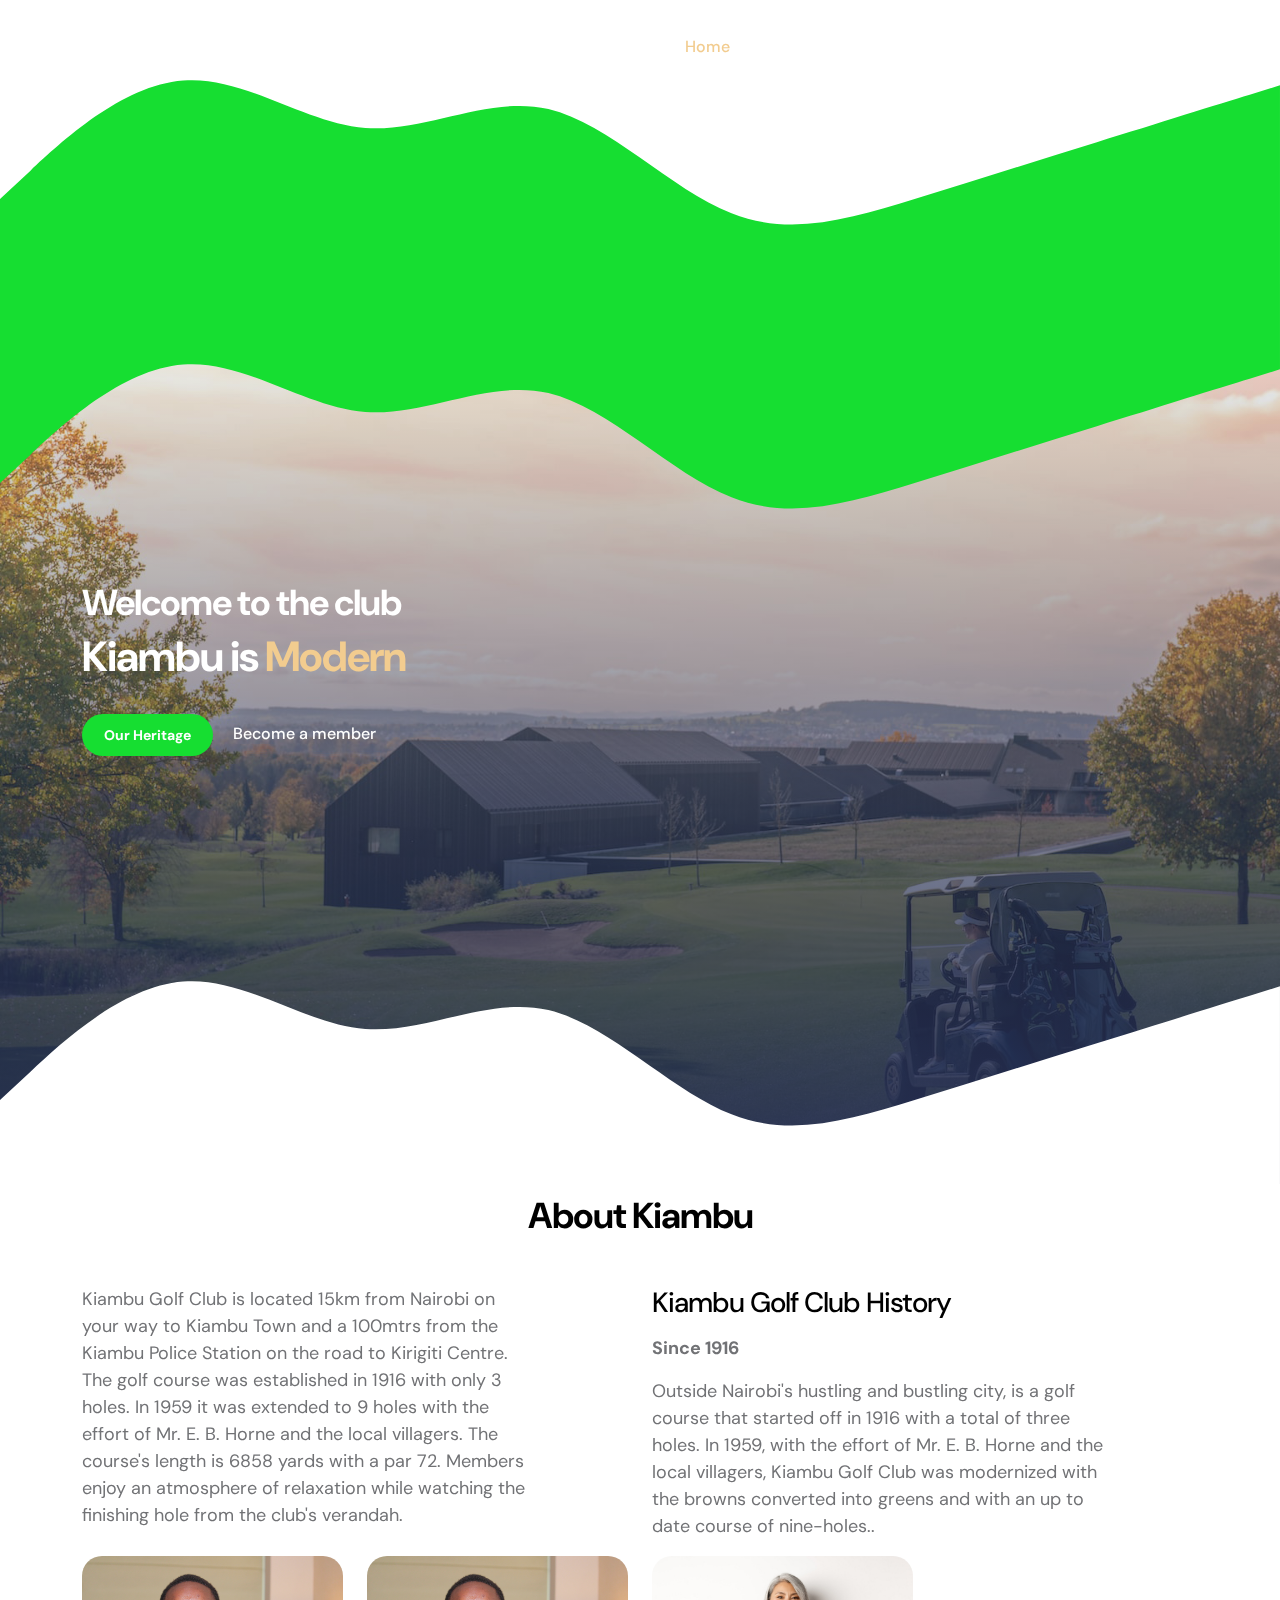
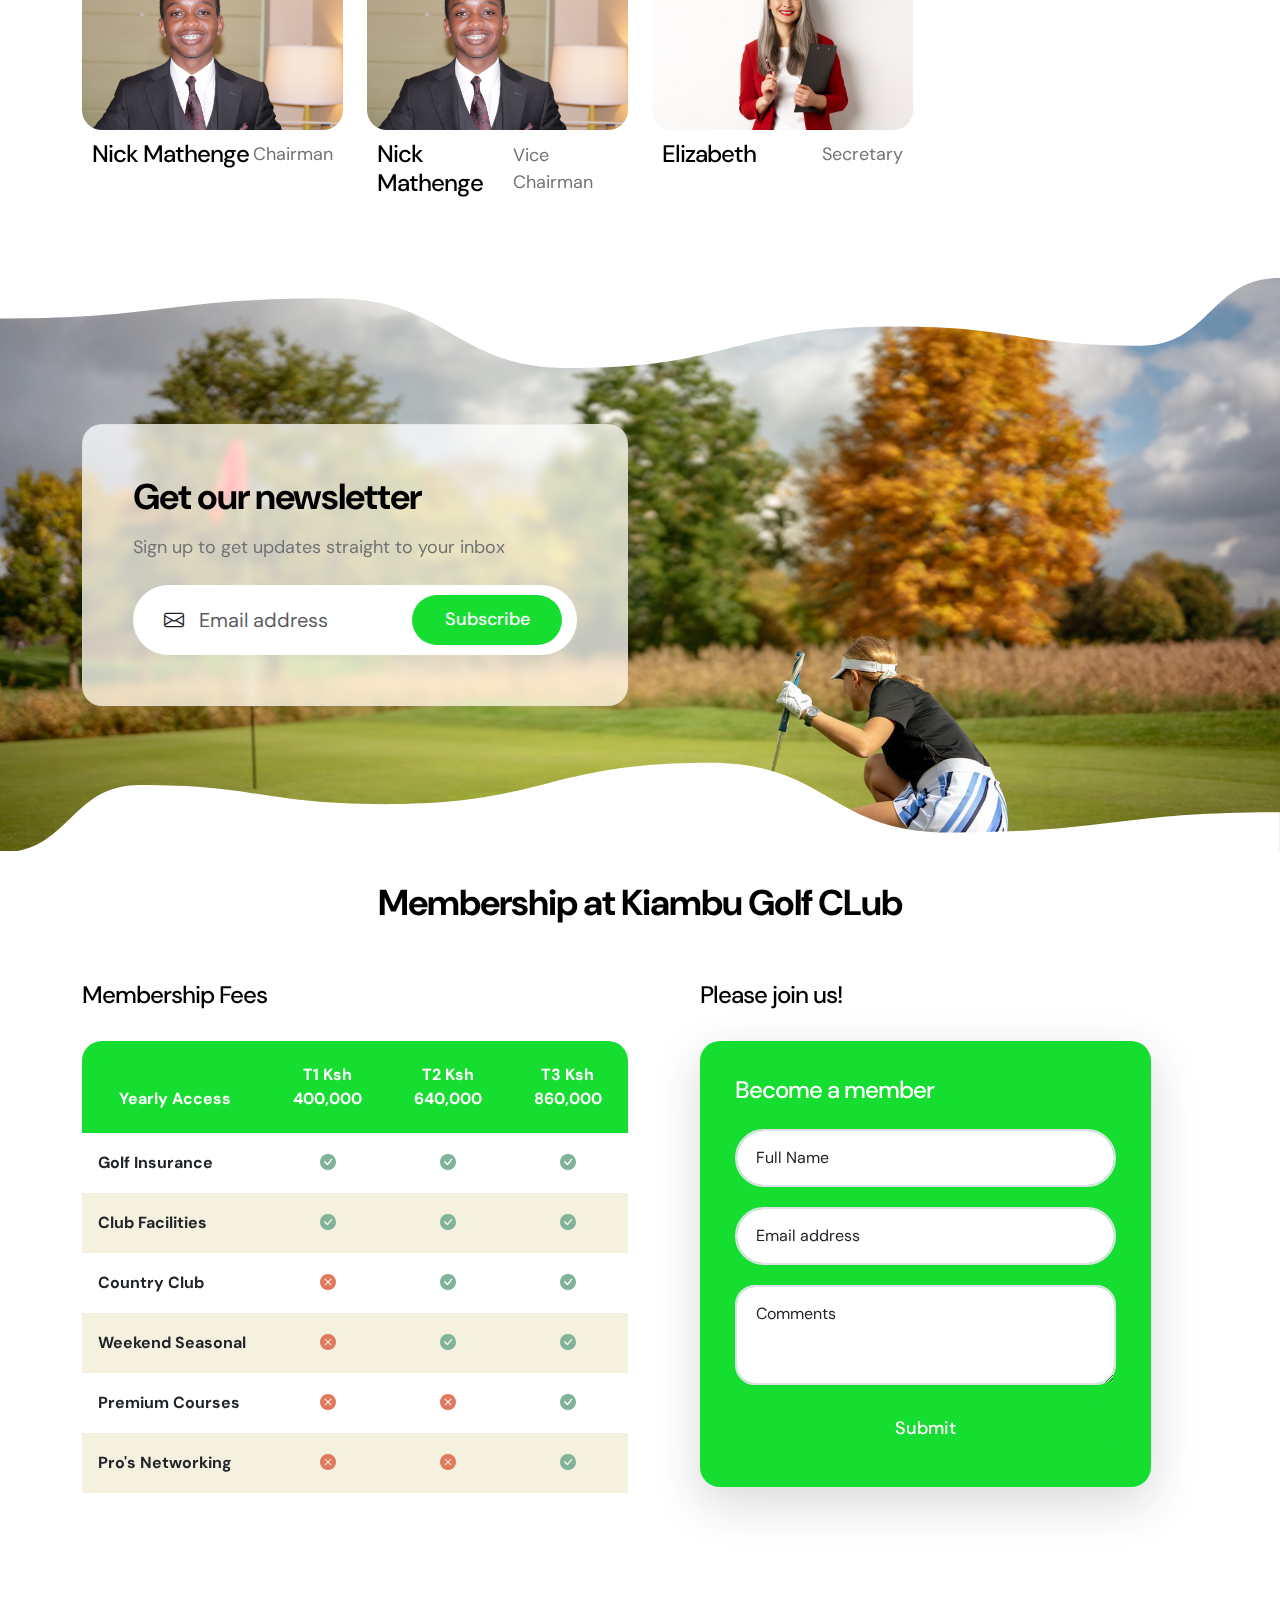
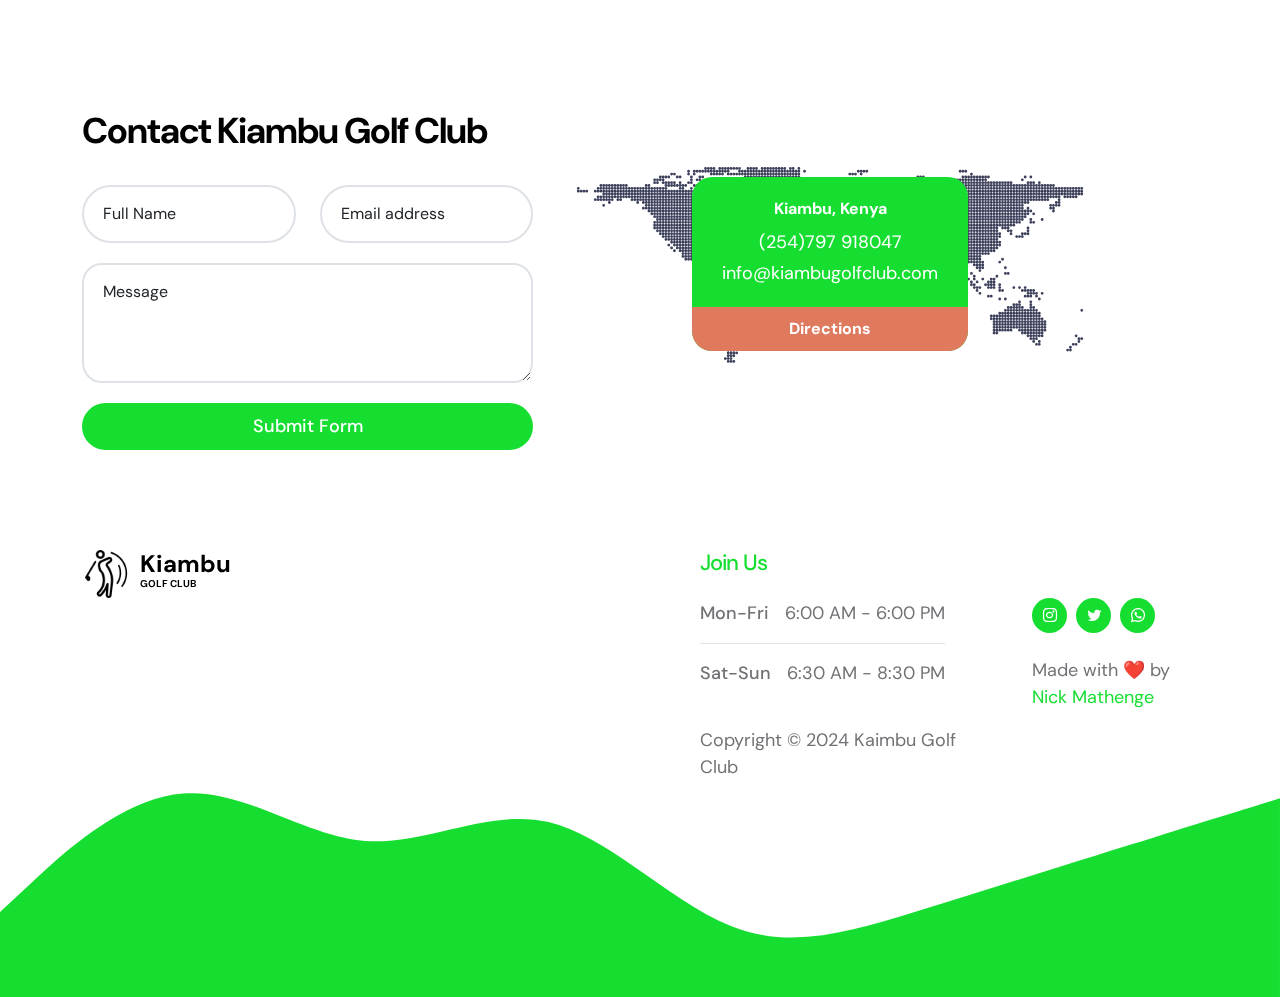
<file: index.html>
<!doctype html>
<html lang="en">
    <head>
        <meta charset="utf-8">
        <meta name="viewport" content="width=device-width, initial-scale=1">

        <meta name="description" content="">
        <meta name="author" content="">

        <title>Kiambu Golf Club </title>

        <!-- CSS FILES -->
        <link rel="preconnect" href="https://fonts.googleapis.com">

        <link rel="preconnect" href="https://fonts.gstatic.com" crossorigin>

        <link href="https://fonts.googleapis.com/css2?family=DM+Sans:ital,wght@0,400;0,500;0,700;1,400&display=swap" rel="stylesheet">

        <link href="css/bootstrap.min.css" rel="stylesheet">

        <link href="css/bootstrap-icons.css" rel="stylesheet">

        <link href="css/main.css" rel="stylesheet">


    </head>

    <body>

        <main>

            <nav class="navbar navbar-expand-lg">                
                <div class="container">
                    <a class="navbar-brand d-flex align-items-center" href="index.html">
                        <img src="images/logo.png" class="navbar-brand-image img-fluid" alt="Kiambu Golf Club">
                        <span class="navbar-brand-text">
                            Kiambu
                            <small>Golf Club</small>
                        </span>
                    </a>

                    
    
                    <button class="navbar-toggler" type="button" data-bs-toggle="collapse" data-bs-target="#navbarNav" aria-controls="navbarNav" aria-expanded="false" aria-label="Toggle navigation">
                        <span class="navbar-toggler-icon"></span>
                    </button>
    
                    <div class="collapse navbar-collapse" id="navbarNav">
                        <ul class="navbar-nav ms-lg-auto">
                            <li class="nav-item">
                                <a class="nav-link" href="index.html#section_1">Home</a>
                            </li>
    
                            <li class="nav-item">
                                <a class="nav-link" href="index.html#section_2">About</a>
                            </li>

                            <li class="nav-item">
                                <a class="nav-link" href="index.html#section_3">Membership</a>
                            </li>

                            
                            <li class="nav-item">
                                <a class="nav-link" href="index.html#section_5">Contact Us</a>
                            </li>

                            <li class="nav-item dropdown">
                                <a class="nav-link dropdown-toggle" href="#" id="navbarLightDropdownMenuLink" role="button" data-bs-toggle="dropdown" aria-expanded="false">Pages</a>

                                <ul class="dropdown-menu dropdown-menu-light" aria-labelledby="navbarLightDropdownMenuLink">
                                    <li><a class="dropdown-item active" href="event-listing.html">Event Listing</a></li>

                                    <li><a class="dropdown-item" href="event-detail.html">Event Detail</a></li>
                                </ul>
                            </li>
                        </ul>

                        
                    </div>
                </div>
            </nav>

            

               

                <svg xmlns="http://www.w3.org/2000/svg" viewBox="0 0 1440 320">
                    <path fill="#16de31" fill-opacity="1" d="M0,224L34.3,192C68.6,160,137,96,206,90.7C274.3,85,343,139,411,144C480,149,549,107,617,122.7C685.7,139,754,213,823,240C891.4,267,960,245,1029,224C1097.1,203,1166,181,1234,160C1302.9,139,1371,117,1406,106.7L1440,96L1440,320L1405.7,320C1371.4,320,1303,320,1234,320C1165.7,320,1097,320,1029,320C960,320,891,320,823,320C754.3,320,686,320,617,320C548.6,320,480,320,411,320C342.9,320,274,320,206,320C137.1,320,69,320,34,320L0,320Z"></path>
                </svg>
            </div>

            <section class="hero-section d-flex justify-content-center align-items-center" id="section_1">

                <div class="section-overlay"></div>

                <svg xmlns="http://www.w3.org/2000/svg" viewBox="0 0 1440 320">
                    <path fill="#16de31" fill-opacity="1" d="M0,224L34.3,192C68.6,160,137,96,206,90.7C274.3,85,343,139,411,144C480,149,549,107,617,122.7C685.7,139,754,213,823,240C891.4,267,960,245,1029,224C1097.1,203,1166,181,1234,160C1302.9,139,1371,117,1406,106.7L1440,96L1440,0L1405.7,0C1371.4,0,1303,0,1234,0C1165.7,0,1097,0,1029,0C960,0,891,0,823,0C754.3,0,686,0,617,0C548.6,0,480,0,411,0C342.9,0,274,0,206,0C137.1,0,69,0,34,0L0,0Z"></path>
                </svg>

                <div class="container">
                    <div class="row">

                        <div class="col-lg-6 col-12 mb-5 mb-lg-0">
                            <h2 class="text-white">Welcome to the club</h2>

                            <h1 class="cd-headline rotate-1 text-white mb-4 pb-2">
                                <span>Kiambu is</span>
                                <span class="cd-words-wrapper">
                                    <b class="is-visible">Modern</b>
                                    <b>Creative</b>
                                    <b>Lifestyle</b>
                                </span>
                            </h1>

                            <div class="custom-btn-group">
                                <a href="#section_2" class="btn custom-btn smoothscroll me-3">Our Heritage</a>

                                <a href="#section_3" class="link smoothscroll">Become a member</a>
                            </div>
                        </div>

                        <div class="col-lg-6 col-12">
                            <div class="ratio ratio-16x9">
                                <iframe width="560" height="315" src="https://www.youtube.com/embed/u0QnpYmxLlE" title="Kiambu golf club opens its doors to the public, as it states sport not just for the elite" frameborder="0" allow="accelerometer; autoplay; clipboard-write; encrypted-media; gyroscope; picture-in-picture; web-share" referrerpolicy="strict-origin-when-cross-origin" allowfullscreen></iframe> 
                            </div>
                        </div>

                    </div>
                </div>

                <svg xmlns="http://www.w3.org/2000/svg" viewBox="0 0 1440 320">
                    <path fill="#ffffff" fill-opacity="1" d="M0,224L34.3,192C68.6,160,137,96,206,90.7C274.3,85,343,139,411,144C480,149,549,107,617,122.7C685.7,139,754,213,823,240C891.4,267,960,245,1029,224C1097.1,203,1166,181,1234,160C1302.9,139,1371,117,1406,106.7L1440,96L1440,320L1405.7,320C1371.4,320,1303,320,1234,320C1165.7,320,1097,320,1029,320C960,320,891,320,823,320C754.3,320,686,320,617,320C548.6,320,480,320,411,320C342.9,320,274,320,206,320C137.1,320,69,320,34,320L0,320Z"></path>
                </svg>
            </section>

            <section class="about-section section-padding" id="section_2">
                <div class="container">
                    <div class="row">

                        <div class="col-lg-12 col-12 text-center">
                            <h2 class="mb-lg-5 mb-4">About Kiambu</h2>
                        </div>
                        <div class="col-lg-5 col-12 me-auto mb-4 mb-lg-0">

                            <p>Kiambu Golf Club is located 15km from Nairobi on your way to Kiambu Town and a 100mtrs from the Kiambu Police Station on the road to Kirigiti Centre.

The golf course was established in 1916 with only 3 holes. In 1959 it was extended to 9 holes with the effort of Mr. E. B. Horne and the local villagers. The course's length is 6858 yards with a par 72.

Members enjoy an atmosphere of relaxation while watching the finishing hole from the club's verandah.</p>
                        </div>
                        <div class="col-lg-5 col-12 me-auto mb-4 mb-lg-0">
                            <h3 class="mb-3">Kiambu Golf Club History</h3>

                            <p>
                                <strong>Since 1916</strong>

                                <p>Outside Nairobi's hustling and bustling city, is a golf course that started off in 1916 with a total of three holes. In 1959, with the effort of Mr. E. B. Horne and the local villagers, Kiambu Golf Club was modernized with the browns converted into greens and with an up to date course of nine-holes..</p>
                            </div>

                            <div class="col-lg-3 col-md-6 col-12 mb-4 mb-lg-0 mb-md-0">
                                <div class="member-block">
                                    <div class="member-block-image-wrap">
                                        <img src="images/members/nick.jpg" class="member-block-image img-fluid" alt="">

                                        <ul class="social-icon">
                                            <li class="social-icon-item">
                                                <a href="#" class="social-icon-link bi-twitter"></a>
                                            </li>

                                            <li class="social-icon-item">
                                                <a href="#" class="social-icon-link bi-whatsapp"></a>
                                            </li>
                                        </ul>
                                    </div>

                                    <div class="member-block-info d-flex align-items-center">
                                        <h4>Nick Mathenge</h4>

                                        <p class="ms-auto">Chairman</p>
                                    </div>
                                </div>
                            </div>

                            <div class="col-lg-3 col-md-6 col-12 mb-4 mb-lg-0 mb-md-0">
                                <div class="member-block">
                                    <div class="member-block-image-wrap">
                                        <img src="images/members/nick.jpg" class="member-block-image img-fluid" alt="">

                                        <ul class="social-icon">
                                            <li class="social-icon-item">
                                                <a href="#" class="social-icon-link bi-twitter"></a>
                                            </li>

                                            <li class="social-icon-item">
                                                <a href="#" class="social-icon-link bi-whatsapp"></a>
                                            </li>
                                        </ul>
                                    </div>

                                    <div class="member-block-info d-flex align-items-center">
                                        <h4>Nick Mathenge</h4>

                                        <p class="ms-auto">Vice Chairman</p>
                                    </div>
                                </div>
                            </div>
                            <div class="col-lg-3 col-md-6 col-12">
                                <div class="member-block">
                                    <div class="member-block-image-wrap">
                                        <img src="images/members/successful-asian-lady-boss-red-blazer-holding-clipboard-with-documens-pen-working-looking-happy-white-background.jpg" class="member-block-image img-fluid" alt="">

                                        <ul class="social-icon">
                                            <li class="social-icon-item">
                                                <a href="#" class="social-icon-link bi-linkedin"></a>
                                            </li>
                                            <li class="social-icon-item">
                                                <a href="#" class="social-icon-link bi-twitter"></a>
                                            </li>
                                        </ul>
                                    </div>

                                    <div class="member-block-info d-flex align-items-center">
                                        <h4>Elizabeth </h4>

                                        <p class="ms-auto">Secretary</p>
                                    </div>
                                </div>
                            </div>

                        </div>
                    </div>
                </section>

                <section class="section-bg-image">
                    <svg viewBox="0 0 1265 144" xmlns="http://www.w3.org/2000/svg" xmlns:xlink="http://www.w3.org/1999/xlink">
                        <path fill="rgba(255, 255, 255, 1)" d="M 0 40 C 164 40 164 20 328 20 L 328 20 L 328 0 L 0 0 Z" stroke-width="0"></path>
                        <path fill="rgba(255, 255, 255, 1)" d="M 327 20 C 445.5 20 445.5 89 564 89 L 564 89 L 564 0 L 327 0 Z" stroke-width="0"></path>
                        <path fill="rgba(255, 255, 255, 1)" d="M 563 89 C 724.5 89 724.5 48 886 48 L 886 48 L 886 0 L 563 0 Z" stroke-width="0"></path>
                        <path fill="rgba(255, 255, 255, 1)" d="M 885 48 C 1006.5 48 1006.5 67 1128 67 L 1128 67 L 1128 0 L 885 0 Z" stroke-width="0"></path>
                        <path fill="rgba(255, 255, 255, 1)" d="M 1127 67 C 1196 67 1196 0 1265 0 L 1265 0 L 1265 0 L 1127 0 Z" stroke-width="0"></path>
                    </svg>

                    <div class="container">
                        <div class="row">

                            <div class="col-lg-6 col-12">
                                <div class="section-bg-image-block">
                                    <h2 class="mb-lg-3">Get our newsletter</h2>

                                    <p>Sign up to get updates straight to your inbox</p>

                                    <form action="#" method="get" class="custom-form mt-lg-4 mt-2" role="form">
                                        <div class="input-group input-group-lg">
                                            <span class="input-group-text bi-envelope" id="basic-addon1"></span>

                                            <input type="email" name="email" id="email" pattern="[^ @]*@[^ @]*" class="form-control" placeholder="Email address" required="">

                                            <button type="submit" class="form-control">Subscribe</button>
                                        </div>
                                    </form>
                                </div>
                            </div>

                        </div>
                    </div>

                    <svg viewBox="0 0 1265 144" xmlns="http://www.w3.org/2000/svg" xmlns:xlink="http://www.w3.org/1999/xlink">
                        <path fill="rgba(255, 255, 255, 1)" d="M 0 40 C 164 40 164 20 328 20 L 328 20 L 328 0 L 0 0 Z" stroke-width="0"></path>
                        <path fill="rgba(255, 255, 255, 1)" d="M 327 20 C 445.5 20 445.5 89 564 89 L 564 89 L 564 0 L 327 0 Z" stroke-width="0"></path>
                        <path fill="rgba(255, 255, 255, 1)" d="M 563 89 C 724.5 89 724.5 48 886 48 L 886 48 L 886 0 L 563 0 Z" stroke-width="0"></path>
                        <path fill="rgba(255, 255, 255, 1)" d="M 885 48 C 1006.5 48 1006.5 67 1128 67 L 1128 67 L 1128 0 L 885 0 Z" stroke-width="0"></path>
                        <path fill="rgba(255, 255, 255, 1)" d="M 1127 67 C 1196 67 1196 0 1265 0 L 1265 0 L 1265 0 L 1127 0 Z" stroke-width="0"></path>
                    </svg>
                </section>

                <section class="membership-section section-padding" id="section_3">
                    <div class="container">
                        <div class="row">

                            <div class="col-lg-12 col-12 text-center mx-auto mb-lg-5 mb-4">
                                <h2>
                                    <span>Membership</span> at Kiambu Golf CLub</h2>
                            </div>

                            <div class="col-lg-6 col-12 mb-3 mb-lg-0">
                                <h4 class="mb-4 pb-lg-2">Membership Fees</h4>

                                <div class="table-responsive">
                                    <table class="table text-center">
                                        <thead>
                                            <tr>
                                                <th style="width: 34%;">Yearly Access</th>

                                                <th style="width: 22%;">T1 Ksh 400,000</th>

                                                <th style="width: 22%;">T2 Ksh 640,000</th>

                                                <th style="width: 22%;">T3 Ksh 860,000</th>
                                            </tr>
                                        </thead>

                                        <tbody>
                                            <tr>
                                                <th scope="row" class="text-start">Golf Insurance</th>

                                                <td>
                                                    <i class="bi-check-circle-fill"></i>
                                                </td>

                                                <td>
                                                    <i class="bi-check-circle-fill"></i>
                                                </td>

                                                <td>
                                                    <i class="bi-check-circle-fill"></i>
                                                </td>
                                            </tr>

                                            <tr>
                                                <th scope="row" class="text-start">Club Facilities</th>

                                                <td>
                                                    <i class="bi-check-circle-fill"></i>
                                                </td>

                                                <td>
                                                    <i class="bi-check-circle-fill"></i>
                                                </td>

                                                <td>
                                                    <i class="bi-check-circle-fill"></i>
                                                </td>
                                            </tr>

                                            <tr>
                                                <th scope="row" class="text-start">Country Club</th>

                                                <td>
                                                    <i class="bi-x-circle-fill"></i>
                                                </td>

                                                <td>
                                                    <i class="bi-check-circle-fill"></i>
                                                </td>

                                                <td>
                                                    <i class="bi-check-circle-fill"></i>
                                                </td>
                                            </tr>

                                            <tr>
                                                <th scope="row" class="text-start">Weekend Seasonal</th>

                                                <td>
                                                    <i class="bi-x-circle-fill"></i>
                                                </td>

                                                <td>
                                                    <i class="bi-check-circle-fill"></i>
                                                </td>

                                                <td>
                                                    <i class="bi-check-circle-fill"></i>
                                                </td>
                                            </tr>

                                            <tr>
                                                <th scope="row" class="text-start">Premium Courses</th>

                                                <td>
                                                    <i class="bi-x-circle-fill"></i>
                                                </td>

                                                <td>
                                                    <i class="bi-x-circle-fill"></i>
                                                </td>

                                                <td>
                                                    <i class="bi-check-circle-fill"></i>
                                                </td>
                                            </tr>

                                            <tr>
                                                <th scope="row" class="text-start">Pro's Networking</th>

                                                <td>
                                                    <i class="bi-x-circle-fill"></i>
                                                </td>

                                                <td>
                                                    <i class="bi-x-circle-fill"></i>
                                                </td>

                                                <td>
                                                    <i class="bi-check-circle-fill"></i>
                                                </td>
                                            </tr>

                                        </tbody>
                                    </table>
                                </div>
                            </div>

                            <div class="col-lg-5 col-12 mx-auto">
                                <h4 class="mb-4 pb-lg-2">Please join us!</h4>
                                <form action="#" method="post" class="custom-form membership-form shadow-lg" role="form">
                                    <h4 class="text-white mb-4">Become a member</h4>

                                    <div class="form-floating">
                                        <input type="text" name="full-name" id="full-name" class="form-control" placeholder="Full Name" required="">

                                        <label for="floatingInput">Full Name</label>
                                    </div>

                                    <div class="form-floating">
                                        <input type="email" name="email" id="email" pattern="[^ @]*@[^ @]*" class="form-control" placeholder="Email address" required="">

                                        <label for="floatingInput">Email address</label>
                                    </div>

                                    <div class="form-floating">
                                        <textarea class="form-control" id="message" name="message" placeholder="Describe message here"></textarea>

                                        <label for="floatingTextarea"> Comments</label>
                                    </div>

                                    <button type="submit" class="form-control">Submit</button>
                                </div>
                            </form>
                        </div>

                    </div>
                </div>
            </section>

            

            <section class="contact-section section-padding" id="section_5">
                <div class="container">
                    <div class="row">

                        <div class="col-lg-5 col-12">
                            <form action="#" method="post" class="custom-form contact-form" role="form">
                                <h2 class="mb-4 pb-2">Contact Kiambu Golf Club</h2>

                                <div class="row">
                                    <div class="col-lg-6 col-md-6 col-12">
                                        <div class="form-floating">
                                            <input type="text" name="full-name" id="full-name" class="form-control" placeholder="Full Name" required="">

                                            <label for="floatingInput">Full Name</label>
                                        </div>
                                    </div>

                                    <div class="col-lg-6 col-md-6 col-12">
                                        <div class="form-floating">
                                            <input type="email" name="email" id="email" pattern="[^ @]*@[^ @]*" class="form-control" placeholder="Email address" required="">

                                            <label for="floatingInput">Email address</label>
                                        </div>
                                    </div>

                                    <div class="col-lg-12 col-12">
                                        <div class="form-floating">
                                            <textarea class="form-control" id="message" name="message" placeholder="Describe message here"></textarea>

                                            <label for="floatingTextarea">Message</label>
                                        </div>

                                        <button type="submit" class="form-control">Submit Form</button>
                                    </div>
                                </div>
                            </form>
                        </div>

                        <div class="col-lg-6 col-12">
                            <div class="contact-info mt-5">
                                <div class="contact-info-item">
                                    <div class="contact-info-body">
                                        <strong>Kiambu, Kenya</strong>

                                        <p class="mt-2 mb-1">
                                            <a href="tel: +254 797 918047 " class="contact-link">
                                                (254)797 918047 
                                            </a>
                                        </p>

                                        <p class="mb-0">
                                            <a href="mailto:info@kiambugolfclub.com" class="contact-link">
                                                info@kiambugolfclub.com
                                            </a>
                                        </p>
                                    </div>

                                    <div class="contact-info-footer">
                                        <a href="#">Directions</a>
                                    </div>
                                </div>

                                <img src="images/WorldMap.svg" class="img-fluid" alt="">
                            </div>
                        </div>

                    </div>
                </div>
            </section>
        </main>

        <footer class="site-footer">
            <div class="container">
                <div class="row">

                    <div class="col-lg-6 col-12 me-auto mb-5 mb-lg-0">
                        <a class="navbar-brand d-flex align-items-center" href="index.html">
                            <img src="images/logo.png" class="navbar-brand-image img-fluid" alt="">
                            <span class="navbar-brand-text">
                                Kiambu
                                <small>Golf Club</small>
                            </span>
                        </a>
                    </div>

                    <div class="col-lg-3 col-12">
                        <h5 class="site-footer-title mb-4">Join Us</h5>

                        <p class="d-flex border-bottom pb-3 mb-3 me-lg-3">
                            <span>Mon-Fri</span>
                            6:00 AM - 6:00 PM
                        </p>

                        <p class="d-flex me-lg-3">
                            <span>Sat-Sun</span>
                            6:30 AM - 8:30 PM
                        </p>
                        <br>
                        <p class="copyright-text">Copyright © 2024 Kaimbu Golf Club</p>
                    </div>

                    <div class="col-lg-2 col-12 ms-auto">
                        <ul class="social-icon mt-lg-5 mt-3 mb-4">
                            <li class="social-icon-item">
                                <a href="#" class="social-icon-link bi-instagram"></a>
                            </li>

                            <li class="social-icon-item">
                                <a href="#" class="social-icon-link bi-twitter"></a>
                            </li>

                            <li class="social-icon-item">
                                <a href="#" class="social-icon-link bi-whatsapp"></a>
                            </li>
                        </ul>
                        <p class="copyright-text">Made with ❤️ by <a rel="nofollow" href="https://mathenge.furahainitiative.org" target="_blank">Nick Mathenge</a>
                        </p>

                    </div>

                </div>
            </div>

            <svg xmlns="http://www.w3.org/2000/svg" viewBox="0 0 1440 320">
                <path fill="#16de31" fill-opacity="1" d="M0,224L34.3,192C68.6,160,137,96,206,90.7C274.3,85,343,139,411,144C480,149,549,107,617,122.7C685.7,139,754,213,823,240C891.4,267,960,245,1029,224C1097.1,203,1166,181,1234,160C1302.9,139,1371,117,1406,106.7L1440,96L1440,320L1405.7,320C1371.4,320,1303,320,1234,320C1165.7,320,1097,320,1029,320C960,320,891,320,823,320C754.3,320,686,320,617,320C548.6,320,480,320,411,320C342.9,320,274,320,206,320C137.1,320,69,320,34,320L0,320Z"></path>
            </svg>
        </footer>

        <!-- JAVASCRIPT FILES -->
        <script src="js/jquery.min.js"></script>
        <script src="js/bootstrap.bundle.min.js"></script>
        <script src="js/jquery.sticky.js"></script>
        <script src="js/click-scroll.js"></script>
        <script src="js/animated-headline.js"></script>
        <script src="js/modernizr.js"></script>
        <script src="js/custom.js"></script>

    </body>
</html>
</file>
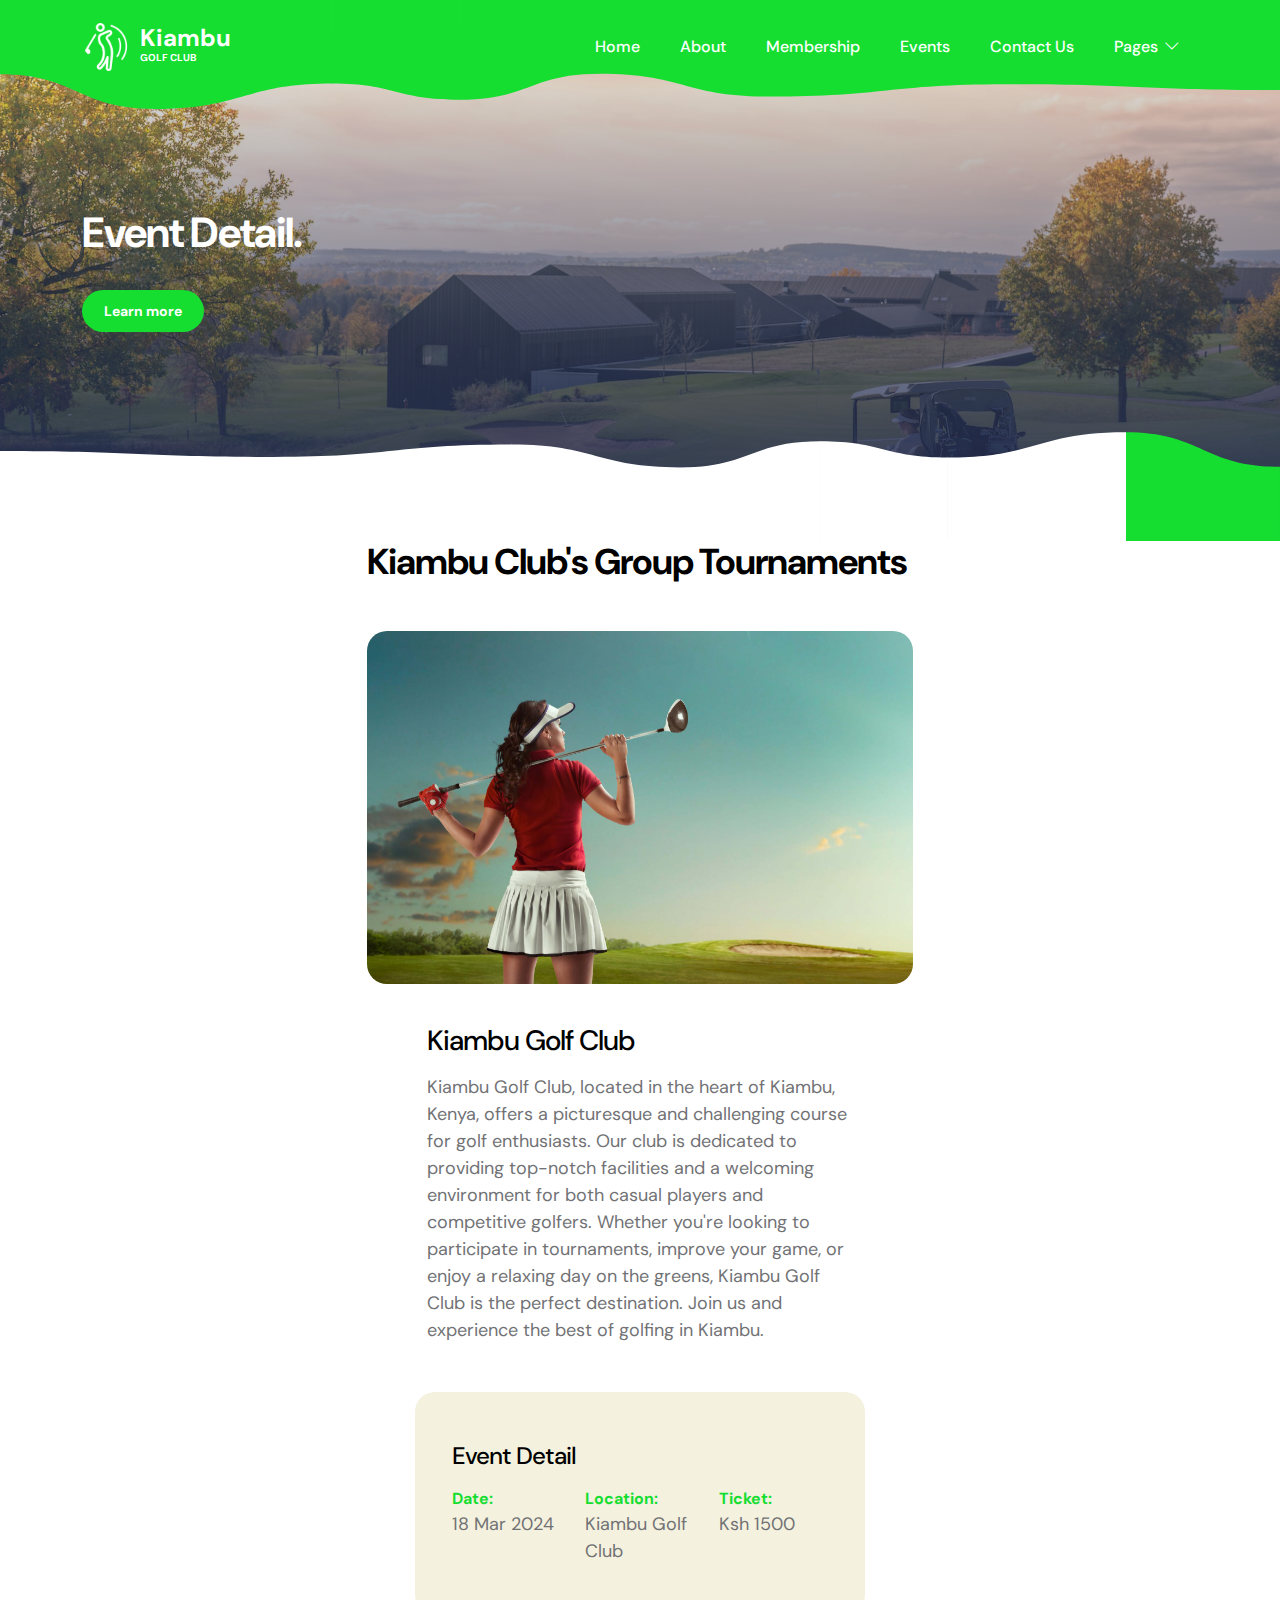
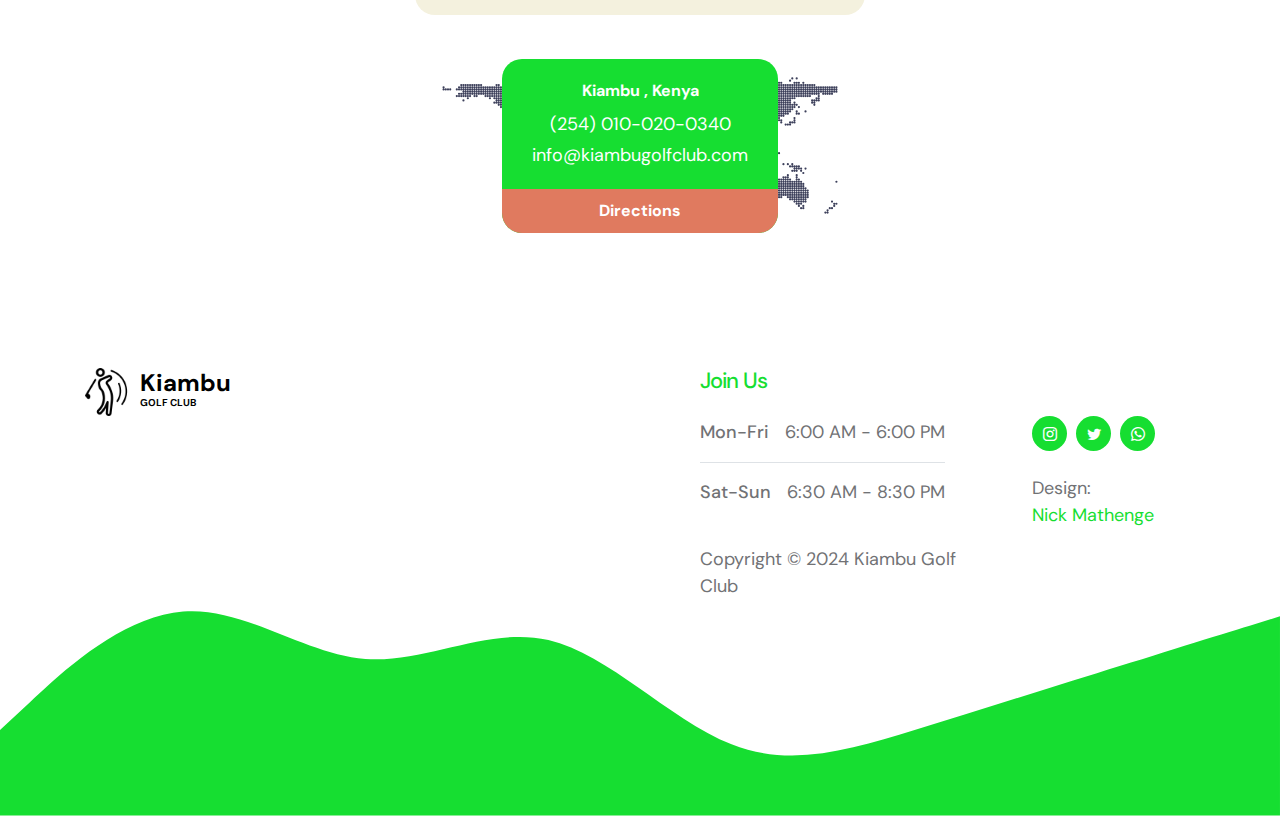
<file: event-detail.html>
<!doctype html>
<html lang="en">
    <head>
        <meta charset="utf-8">
        <meta name="viewport" content="width=device-width, initial-scale=1">

        <meta name="description" content="">
        <meta name="author" content="">

        <title>Kiambu Golf Club - Event Detail</title>

        <!-- CSS FILES -->
        <link rel="preconnect" href="https://fonts.googleapis.com">

        <link rel="preconnect" href="https://fonts.gstatic.com" crossorigin>

        <link href="https://fonts.googleapis.com/css2?family=DM+Sans:ital,wght@0,400;0,500;0,700;1,400&display=swap" rel="stylesheet">

        <link href="css/bootstrap.min.css" rel="stylesheet">

        <link href="css/bootstrap-icons.css" rel="stylesheet">

        <link href="css/main.css" rel="stylesheet">

    </head>

    <body>

        <main>

            <nav class="navbar navbar-expand-lg">
                <div class="container">
                    <a class="navbar-brand d-flex align-items-center" href="index.html">
                        <img src="images/logo.png" class="navbar-brand-image img-fluid" alt="Kiambu Golf Club">
                        <span class="navbar-brand-text">
                            Kiambu
                            <small>Golf Club</small>
                        </span>
                    </a>

                    <button class="navbar-toggler" type="button" data-bs-toggle="collapse" data-bs-target="#navbarNav" aria-controls="navbarNav" aria-expanded="false" aria-label="Toggle navigation">
                        <span class="navbar-toggler-icon"></span>
                    </button>

                    <div class="collapse navbar-collapse" id="navbarNav">
                        <ul class="navbar-nav ms-lg-auto">
                            <li class="nav-item">
                                <a class="nav-link" href="index.html#section_1">Home</a>
                            </li>

                            <li class="nav-item">
                                <a class="nav-link" href="index.html#section_2">About</a>
                            </li>

                            <li class="nav-item">
                                <a class="nav-link" href="index.html#section_3">Membership</a>
                            </li>

                            <li class="nav-item">
                                <a class="nav-link" href="index.html#section_4">Events</a>
                            </li>

                            <li class="nav-item">
                                <a class="nav-link" href="index.html#section_5">Contact Us</a>
                            </li>

                            <li class="nav-item dropdown">
                                <a class="nav-link dropdown-toggle" href="#" id="navbarLightDropdownMenuLink" role="button" data-bs-toggle="dropdown" aria-expanded="false">Pages</a>

                                <ul class="dropdown-menu dropdown-menu-light" aria-labelledby="navbarLightDropdownMenuLink">
                                    <li>
                                        <a class="dropdown-item" href="event-listing.html">Event Listing</a>
                                    </li>

                                    <li>
                                        <a class="dropdown-item active" href="event-detail.html">Event Detail</a>
                                    </li>
                                </ul>
                            </li>
                        </ul>

                    </div>
                </div>
            </nav>

            <div class="offcanvas offcanvas-end" data-bs-scroll="true" tabindex="-1" id="offcanvasExample" aria-labelledby="offcanvasExampleLabel">

                <div class="offcanvas-body d-flex flex-column">
                    <form class="custom-form member-login-form" action="#" method="post" role="form">

                        <div class="member-login-form-body">
                            <div class="mb-4">
                                <label class="form-label mb-2" for="member-login-number">Membership No.</label>

                                <input type="text" name="member-login-number" id="member-login-number" class="form-control" placeholder="11002560" required>
                            </div>

                            <div class="mb-4">
                                <label class="form-label mb-2" for="member-login-password">Password</label>

                                <input type="password" name="member-login-password" id="member-login-password" pattern="[0-9a-zA-Z]{4,10}" class="form-control" placeholder="Password" required="">
                            </div>

                            <div class="form-check mb-4">
                                <input class="form-check-input" type="checkbox" value="" id="flexCheckDefault">

                                <label class="form-check-label" for="flexCheckDefault">
                                    Remember me
                                </label>
                            </div>

                            <div class="col-lg-5 col-md-7 col-8 mx-auto">
                                <button type="submit" class="form-control">Login</button>
                            </div>

                            <div class="text-center my-4">
                                <a href="#">Forgotten password?</a>
                            </div>
                        </div>
                    </form>

                    <div class="mt-auto mb-5">
                        <p>
                            <strong class="text-white me-3">Any Questions?</strong>

                            <a href="tel: 010-020-0340" class="contact-link">
                            	010-020-0340
                            </a>
                        </p>
                    </div>
                </div>

                <svg xmlns="http://www.w3.org/2000/svg" viewBox="0 0 1440 320">
                    <path fill="#16de31" fill-opacity="1" d="M0,224L34.3,192C68.6,160,137,96,206,90.7C274.3,85,343,139,411,144C480,149,549,107,617,122.7C685.7,139,754,213,823,240C891.4,267,960,245,1029,224C1097.1,203,1166,181,1234,160C1302.9,139,1371,117,1406,106.7L1440,96L1440,320L1405.7,320C1371.4,320,1303,320,1234,320C1165.7,320,1097,320,1029,320C960,320,891,320,823,320C754.3,320,686,320,617,320C548.6,320,480,320,411,320C342.9,320,274,320,206,320C137.1,320,69,320,34,320L0,320Z"></path>
                </svg>
            </div>

            <section class="hero-section hero-50 d-flex justify-content-center align-items-center" id="section_1">

                <div class="section-overlay"></div>

                <svg viewBox="0 0 1962 178" xmlns="http://www.w3.org/2000/svg" xmlns:xlink="http://www.w3.org/1999/xlink">
                    <path fill="#16de31" d="M 0 114 C 118.5 114 118.5 167 237 167 L 237 167 L 237 0 L 0 0 Z" stroke-width="0"></path>
                    <path fill="#16de31" d="M 236 167 C 373 167 373 128 510 128 L 510 128 L 510 0 L 236 0 Z" stroke-width="0"></path>
                    <path fill="#16de31" d="M 509 128 C 607 128 607 153 705 153 L 705 153 L 705 0 L 509 0 Z" stroke-width="0"></path>
                    <path fill="#16de31" d="M 704 153 C 812 153 812 113 920 113 L 920 113 L 920 0 L 704 0 Z" stroke-width="0"></path>
                    <path fill="#16de31" d="M 919 113 C 1048.5 113 1048.5 148 1178 148 L 1178 148 L 1178 0 L 919 0 Z" stroke-width="0"></path>
                    <path fill="#16de31" d="M 1177 148 C 1359.5 148 1359.5 129 1542 129 L 1542 129 L 1542 0 L 1177 0 Z" stroke-width="0"></path>
                    <path fill="#16de31" d="M 1541 129 C 1751.5 129 1751.5 138 1962 138 L 1962 138 L 1962 0 L 1541 0 Z" stroke-width="0"></path>
                </svg>

                <div class="container">
                    <div class="row">

                        <div class="col-lg-6 col-12">

                            <h1 class="text-white mb-4 pb-2">Event Detail.</h1>

                            <a href="#section_2" class="btn custom-btn smoothscroll me-3">Learn more</a>
                        </div>

                    </div>
                </div>

                <svg viewBox="0 0 1962 178" xmlns="http://www.w3.org/2000/svg" xmlns:xlink="http://www.w3.org/1999/xlink">
                    <path fill="#16de31" d="M 0 114 C 118.5 114 118.5 167 237 167 L 237 167 L 237 0 L 0 0 Z" stroke-width="0"></path>
                    <path fill="#ffffff" d="M 236 167 C 373 167 373 128 510 128 L 510 128 L 510 0 L 236 0 Z" stroke-width="0"></path>
                    <path fill="#ffffff" d="M 509 128 C 607 128 607 153 705 153 L 705 153 L 705 0 L 509 0 Z" stroke-width="0"></path>
                    <path fill="#ffffff" d="M 704 153 C 812 153 812 113 920 113 L 920 113 L 920 0 L 704 0 Z" stroke-width="0"></path>
                    <path fill="#ffffff" d="M 919 113 C 1048.5 113 1048.5 148 1178 148 L 1178 148 L 1178 0 L 919 0 Z" stroke-width="0"></path>
                    <path fill="#ffffff" d="M 1177 148 C 1359.5 148 1359.5 129 1542 129 L 1542 129 L 1542 0 L 1177 0 Z" stroke-width="0"></path>
                    <path fill="#ffffff" d="M 1541 129 C 1751.5 129 1751.5 138 1962 138 L 1962 138 L 1962 0 L 1541 0 Z" stroke-width="0"></path>
                </svg>
            </section>

            <section class="events-section events-detail-section section-padding" id="section_2">
                <div class="container">
                    <div class="row">

                        <div class="col-lg-6 col-md-8 col-12 mx-auto">
                            <h2 class="mb-lg-5 mb-4">Kiambu Club's Group Tournaments</h2>

                            <div class="custom-block-image-wrap">
                                <img src="images/professional-golf-player.jpg" class="custom-block-image img-fluid" alt="">
                            </div>

                            <div class="custom-block-info">
                                <h3 class="mb-3">Kiambu Golf Club</h3>

                                <p>Kiambu Golf Club, located in the heart of Kiambu, Kenya, offers a picturesque and challenging course for golf enthusiasts. Our club is dedicated to providing top-notch facilities and a welcoming environment for both casual players and competitive golfers. Whether you're looking to participate in tournaments, improve your game, or enjoy a relaxing day on the greens, Kiambu Golf Club is the perfect destination. Join us and experience the best of golfing in Kiambu.</p>

                                <div class="events-detail-info row my-5">
                                    <div class="col-lg-12 col-12">
                                        <h4 class="mb-3">Event Detail</h4>
                                    </div>

                                    <div class="col-lg-4 col-12">
                                        <span class="custom-block-span">Date:</span>

                                        <p class="mb-0">18 Mar 2024</p>
                                    </div>

                                    <div class="col-lg-4 col-12 my-3 my-lg-0">
                                        <span class="custom-block-span">Location:</span>

                                        <p class="mb-0">Kiambu Golf Club</p>
                                    </div>

                                    <div class="col-lg-4 col-12">
                                        <span class="custom-block-span">Ticket:</span>

                                        <p class="mb-0">Ksh 1500</p>
                                    </div>
                                </div>

                                <div class="contact-info">
                                    <div class="contact-info-item">
                                        <div class="contact-info-body">
                                            <strong>Kiambu , Kenya</strong>

                                            <p class="mt-2 mb-1">
                                                <a href="tel: 010-020-0340" class="contact-link">
                                                    (254) 
                                                    010-020-0340
                                                </a>
                                            </p>

                                            <p class="mb-0">
                                                <a href="mailto:info@company.com" class="contact-link">
                                                    info@kiambugolfclub.com
                                                </a>
                                            </p>
                                        </div>

                                        <div class="contact-info-footer">
                                            <a href="#">Directions</a>
                                        </div>
                                    </div>

                                    <img src="images/WorldMap.svg" class="img-fluid" alt="">
                                </div>
                            </div>
                        </div>

                    </div>
                </div>
            </section>
        </main>

        <footer class="site-footer">
            <div class="container">
                <div class="row">

                    <div class="col-lg-6 col-12 me-auto mb-5 mb-lg-0">
                        <a class="navbar-brand d-flex align-items-center" href="index.html">
                            <img src="images/logo.png" class="navbar-brand-image img-fluid" alt="">
                            <span class="navbar-brand-text">
                                Kiambu
                                <small>Golf Club</small>
                            </span>
                        </a>
                    </div>

                    <div class="col-lg-3 col-12">
                        <h5 class="site-footer-title mb-4">Join Us</h5>

                        <p class="d-flex border-bottom pb-3 mb-3 me-lg-3">
                            <span>Mon-Fri</span>
                            6:00 AM - 6:00 PM
                        </p>

                        <p class="d-flex me-lg-3">
                            <span>Sat-Sun</span>
                            6:30 AM - 8:30 PM
                        </p>
                        <br>
                        <p class="copyright-text">Copyright © 2024 Kiambu Golf Club</p>
                    </div>

                    <div class="col-lg-2 col-12 ms-auto">
                        <ul class="social-icon mt-lg-5 mt-3 mb-4">
                            <li class="social-icon-item">
                                <a href="#" class="social-icon-link bi-instagram"></a>
                            </li>

                            <li class="social-icon-item">
                                <a href="#" class="social-icon-link bi-twitter"></a>
                            </li>

                            <li class="social-icon-item">
                                <a href="#" class="social-icon-link bi-whatsapp"></a>
                            </li>
                        </ul>

                        <p class="copyright-text">Design: <a rel="nofollow" href="https://templatemo.com" target="_blank">Nick Mathenge</a>
                        </p>
                    </div>

                </div>
            </div>

            <svg xmlns="http://www.w3.org/2000/svg" viewBox="0 0 1440 320">
                <path fill="#16de31" fill-opacity="1" d="M0,224L34.3,192C68.6,160,137,96,206,90.7C274.3,85,343,139,411,144C480,149,549,107,617,122.7C685.7,139,754,213,823,240C891.4,267,960,245,1029,224C1097.1,203,1166,181,1234,160C1302.9,139,1371,117,1406,106.7L1440,96L1440,320L1405.7,320C1371.4,320,1303,320,1234,320C1165.7,320,1097,320,1029,320C960,320,891,320,823,320C754.3,320,686,320,617,320C548.6,320,480,320,411,320C342.9,320,274,320,206,320C137.1,320,69,320,34,320L0,320Z"></path>
            </svg>
        </footer>

        <!-- JAVASCRIPT FILES -->
        <script src="js/jquery.min.js"></script>
        <script src="js/bootstrap.bundle.min.js"></script>
        <script src="js/jquery.sticky.js"></script>
        <script src="js/custom.js"></script>

    </body>
</html>
</file>
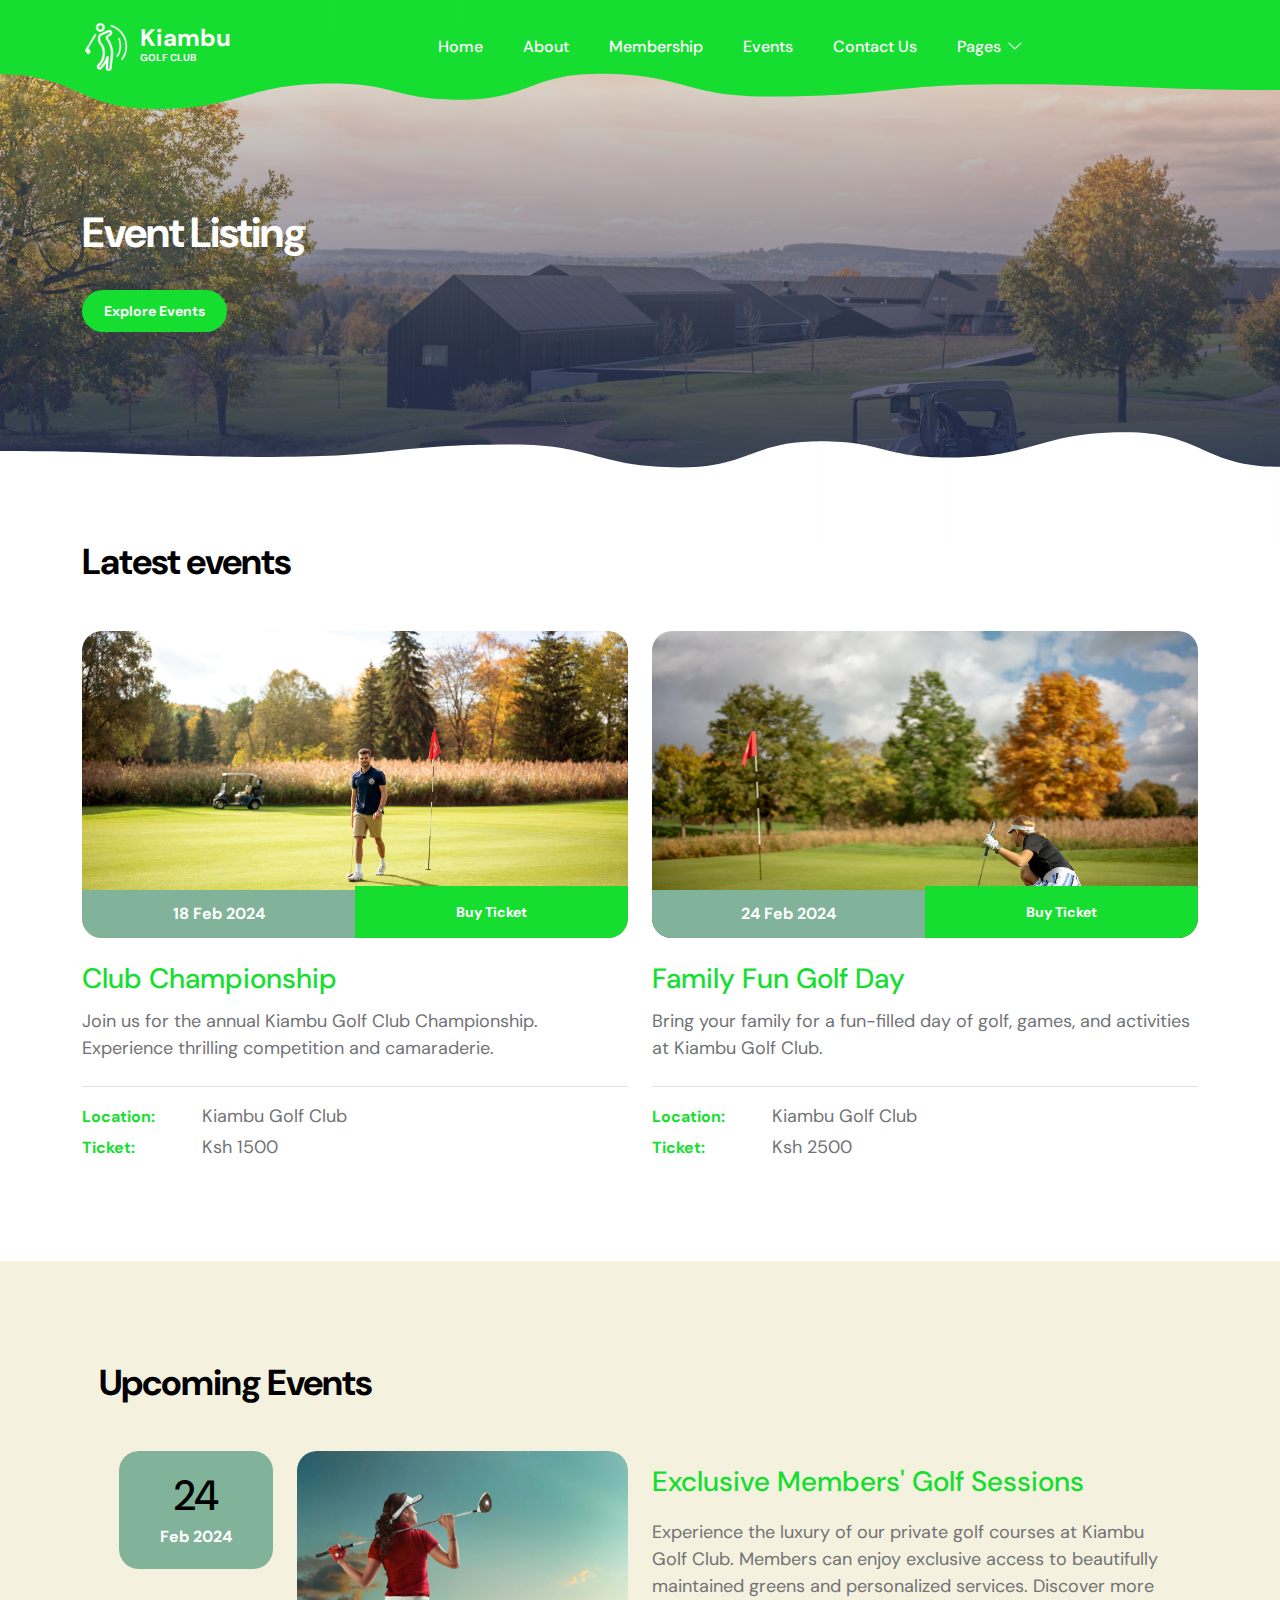
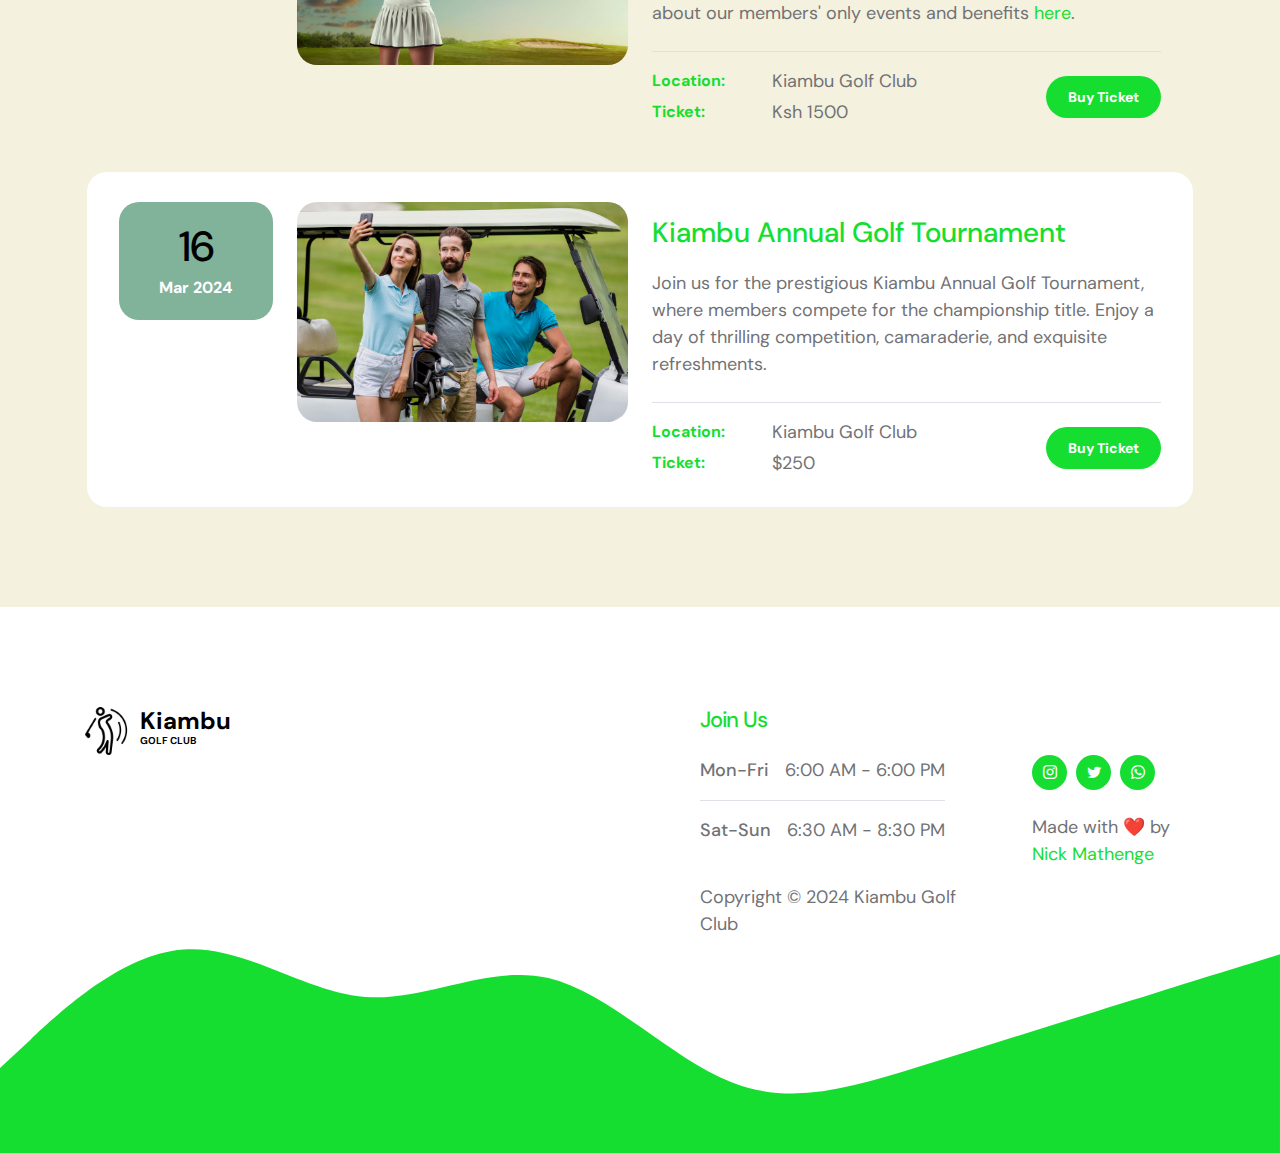
<file: event-listing.html>
<!doctype html>
<html lang="en">
    <head>
        <meta charset="utf-8">
        <meta name="viewport" content="width=device-width, initial-scale=1">

        <meta name="description" content="">
        <meta name="author" content="">

        <title>Kiambu Golf Club </title>

        <!-- CSS FILES -->
        <link rel="preconnect" href="https://fonts.googleapis.com">

        <link rel="preconnect" href="https://fonts.gstatic.com" crossorigin>

        <link href="https://fonts.googleapis.com/css2?family=DM+Sans:ital,wght@0,400;0,500;0,700;1,400&display=swap" rel="stylesheet">

        <link href="css/bootstrap.min.css" rel="stylesheet">

        <link href="css/bootstrap-icons.css" rel="stylesheet">

        <link href="css/main.css" rel="stylesheet">

    </head>

    <body>

        <main>

            <nav class="navbar navbar-expand-lg">
                <div class="container">
                    <a class="navbar-brand d-flex align-items-center" href="index.html">
                        <img src="images/logo.png" class="navbar-brand-image img-fluid" alt="Kiambu Golf Club">
                        <span class="navbar-brand-text">
                            Kiambu
                            <small>Golf Club</small>
                        </span>
                    </a>

                    <button class="navbar-toggler" type="button" data-bs-toggle="collapse" data-bs-target="#navbarNav" aria-controls="navbarNav" aria-expanded="false" aria-label="Toggle navigation">
                        <span class="navbar-toggler-icon"></span>
                    </button>

                    <div class="collapse navbar-collapse" id="navbarNav">
                        <ul class="navbar-nav ms-lg-auto">
                            <li class="nav-item">
                                <a class="nav-link" href="index.html#section_1">Home</a>
                            </li>

                            <li class="nav-item">
                                <a class="nav-link" href="index.html#section_2">About</a>
                            </li>

                            <li class="nav-item">
                                <a class="nav-link" href="index.html#section_3">Membership</a>
                            </li>

                            <li class="nav-item">
                                <a class="nav-link" href="index.html#section_4">Events</a>
                            </li>

                            <li class="nav-item">
                                <a class="nav-link" href="index.html#section_5">Contact Us</a>
                            </li>

                            <li class="nav-item dropdown">
                                <a class="nav-link dropdown-toggle" href="#" id="navbarLightDropdownMenuLink" role="button" data-bs-toggle="dropdown" aria-expanded="false">Pages</a>

                                <ul class="dropdown-menu dropdown-menu-light" aria-labelledby="navbarLightDropdownMenuLink">
                                    <li>
                                        <a class="dropdown-item active" href="event-listing.html">Event Listing</a>
                                    </li>

                                    <li>
                                        <a class="dropdown-item" href="event-detail.html">Event Detail</a>
                                    </li>
                                </ul>
                            </li>
                        </ul>

                        <div class="d-none d-lg-block ms-lg-3">
                            <a class="btn custom-btn custom-border-btn" data-bs-toggle="offcanvas" href="#offcanvasExample" role="button" aria-controls="offcanvasExample">Member Login</a>
                        </div>
                    </div>
                </div>
            </nav>

            <div class="offcanvas offcanvas-end" data-bs-scroll="true" tabindex="-1" id="offcanvasExample" aria-labelledby="offcanvasExampleLabel">
                <div class="offcanvas-header">
                    <h5 class="offcanvas-title" id="offcanvasExampleLabel">Member Login</h5>

                    <button type="button" class="btn-close" data-bs-dismiss="offcanvas" aria-label="Close"></button>
                </div>

                <div class="offcanvas-body d-flex flex-column">
                    <form class="custom-form member-login-form" action="#" method="post" role="form">

                        <div class="member-login-form-body">
                            <div class="mb-4">
                                <label class="form-label mb-2" for="member-login-number">Membership No.</label>

                                <input type="text" name="member-login-number" id="member-login-number" class="form-control" placeholder="11002560" required>
                            </div>

                            <div class="mb-4">
                                <label class="form-label mb-2" for="member-login-password">Password</label>

                                <input type="password" name="member-login-password" id="member-login-password" pattern="[0-9a-zA-Z]{4,10}" class="form-control" placeholder="Password" required="">
                            </div>

                            <div class="form-check mb-4">
                                <input class="form-check-input" type="checkbox" value="" id="flexCheckDefault">

                                <label class="form-check-label" for="flexCheckDefault">
                                    Remember me
                                </label>
                            </div>

                            <div class="col-lg-5 col-md-7 col-8 mx-auto">
                                <button type="submit" class="form-control">Login</button>
                            </div>

                            <div class="text-center my-4">
                                <a href="#">Forgotten password?</a>
                            </div>
                        </div>
                    </form>

                    <div class="mt-auto mb-5">
                        <p>
                            <strong class="text-white me-3">Any Questions?</strong>

                            <a href="tel: 010-020-0340" class="contact-link">
                            	010-020-0340
                            </a>
                        </p>
                    </div>
                </div>

                <svg xmlns="http://www.w3.org/2000/svg" viewBox="0 0 1440 320">
                    <path fill="#16de31" fill-opacity="1" d="M0,224L34.3,192C68.6,160,137,96,206,90.7C274.3,85,343,139,411,144C480,149,549,107,617,122.7C685.7,139,754,213,823,240C891.4,267,960,245,1029,224C1097.1,203,1166,181,1234,160C1302.9,139,1371,117,1406,106.7L1440,96L1440,320L1405.7,320C1371.4,320,1303,320,1234,320C1165.7,320,1097,320,1029,320C960,320,891,320,823,320C754.3,320,686,320,617,320C548.6,320,480,320,411,320C342.9,320,274,320,206,320C137.1,320,69,320,34,320L0,320Z"></path>
                </svg>
            </div>

            <section class="hero-section hero-50 d-flex justify-content-center align-items-center" id="section_1">

                <div class="section-overlay"></div>

                <svg viewBox="0 0 1962 178" xmlns="http://www.w3.org/2000/svg" xmlns:xlink="http://www.w3.org/1999/xlink">
                    <path fill="#16de31" d="M 0 114 C 118.5 114 118.5 167 237 167 L 237 167 L 237 0 L 0 0 Z" stroke-width="0"></path>
                    <path fill="#16de31" d="M 236 167 C 373 167 373 128 510 128 L 510 128 L 510 0 L 236 0 Z" stroke-width="0"></path>
                    <path fill="#16de31" d="M 509 128 C 607 128 607 153 705 153 L 705 153 L 705 0 L 509 0 Z" stroke-width="0"></path>
                    <path fill="#16de31" d="M 704 153 C 812 153 812 113 920 113 L 920 113 L 920 0 L 704 0 Z" stroke-width="0"></path>
                    <path fill="#16de31" d="M 919 113 C 1048.5 113 1048.5 148 1178 148 L 1178 148 L 1178 0 L 919 0 Z" stroke-width="0"></path>
                    <path fill="#16de31" d="M 1177 148 C 1359.5 148 1359.5 129 1542 129 L 1542 129 L 1542 0 L 1177 0 Z" stroke-width="0"></path>
                    <path fill="#16de31" d="M 1541 129 C 1751.5 129 1751.5 138 1962 138 L 1962 138 L 1962 0 L 1541 0 Z" stroke-width="0"></path>
                </svg>

                <div class="container">
                    <div class="row">

                        <div class="col-lg-6 col-12">

                            <h1 class="text-white mb-4 pb-2">Event Listing</h1>

                            <a href="#section_3" class="btn custom-btn smoothscroll me-3">Explore Events</a>
                        </div>

                    </div>
                </div>

                <svg viewBox="0 0 1962 178" xmlns="http://www.w3.org/2000/svg" xmlns:xlink="http://www.w3.org/1999/xlink">
                    <path fill="#ffffff" d="M 0 114 C 118.5 114 118.5 167 237 167 L 237 167 L 237 0 L 0 0 Z" stroke-width="0"></path>
                    <path fill="#ffffff" d="M 236 167 C 373 167 373 128 510 128 L 510 128 L 510 0 L 236 0 Z" stroke-width="0"></path>
                    <path fill="#ffffff" d="M 509 128 C 607 128 607 153 705 153 L 705 153 L 705 0 L 509 0 Z" stroke-width="0"></path>
                    <path fill="#ffffff" d="M 704 153 C 812 153 812 113 920 113 L 920 113 L 920 0 L 704 0 Z" stroke-width="0"></path>
                    <path fill="#ffffff" d="M 919 113 C 1048.5 113 1048.5 148 1178 148 L 1178 148 L 1178 0 L 919 0 Z" stroke-width="0"></path>
                    <path fill="#ffffff" d="M 1177 148 C 1359.5 148 1359.5 129 1542 129 L 1542 129 L 1542 0 L 1177 0 Z" stroke-width="0"></path>
                    <path fill="#ffffff" d="M 1541 129 C 1751.5 129 1751.5 138 1962 138 L 1962 138 L 1962 0 L 1541 0 Z" stroke-width="0"></path>
                </svg>
            </section>

            <section class="events-section section-padding" id="section_2">
                <div class="container">
                    <div class="row">

                        <div class="col-lg-12 col-12">
                            <h2 class="mb-lg-5 mb-4">Latest events</h2>
                        </div>

                        <div class="col-lg-6 col-12 mb-5 mb-lg-0">
                            <div class="custom-block-image-wrap">
                                <a href="event-detail.html">
                                    <img src="images/anna-rosar-ew-olGvgCCs-unsplash.jpg" class="custom-block-image img-fluid" alt="">

                                    <i class="custom-block-icon bi-link"></i>
                                </a>

                                <div class="custom-block-date-wrap">
                                    <strong class="text-white">18 Feb 2024
                                        
                                    </strong>
                                </div>

                                <div class="custom-btn-wrap">
                                    <a href="event-detail.html" class="btn custom-btn">Buy Ticket</a>
                                </div>
                            </div>

                            <div class="custom-block-info">
    <a href="event-detail.html" class="events-title mb-2">Club Championship</a>

    <p class="mb-0">Join us for the annual Kiambu Golf Club Championship. Experience thrilling competition and camaraderie.</p>

    <div class="border-top mt-4 pt-3">
        <div class="d-flex flex-wrap align-items-center mb-1">
            <span class="custom-block-span">Location:</span>

            <p class="mb-0">Kiambu Golf Club</p>
        </div>

        <div class="d-flex flex-wrap align-items-center">
            <span class="custom-block-span">Ticket:</span>

            <p class="mb-0">Ksh 1500</p>
        </div>
    </div>
</div>
</div>

<div class="col-lg-6 col-12">
    <div class="custom-block-image-wrap">
        <a href="event-detail.html">
            <img src="images/frederik-rosar-NDSZcCfnsbY-unsplash.jpg" class="custom-block-image img-fluid" alt="">

            <i class="custom-block-icon bi-link"></i>
        </a>

        <div class="custom-block-date-wrap">
            <strong class="text-white">24 Feb 2024</strong>
        </div>

        <div class="custom-btn-wrap">
            <a href="event-detail.html" class="btn custom-btn">Buy Ticket</a>
        </div>
    </div>

    <div class="custom-block-info">
        <a href="event-detail.html" class="events-title mb-2">Family Fun Golf Day</a>

        <p class="mb-0">Bring your family for a fun-filled day of golf, games, and activities at Kiambu Golf Club.</p>

        <div class="border-top mt-4 pt-3">
            <div class="d-flex flex-wrap align-items-center mb-1">
                <span class="custom-block-span">Location:</span>

                <p class="mb-0">Kiambu Golf Club</p>
            </div>

            <div class="d-flex flex-wrap align-items-center">
                <span class="custom-block-span">Ticket:</span>

                <p class="mb-0">Ksh 2500</p>
            </div>
        </div>
    </div>
</div>


                    </div>
                </div>
            </section>

            <section class="events-section events-listing-section section-bg section-padding" id="section_3">
                <div class="container">
                    <div class="row">

                        <div class="col-lg-12 col-12">
                            <h2 class="mb-3">Upcoming Events</h2>
                        </div>

                        <div class="row custom-block mb-3">
                            <div class="col-lg-2 col-md-4 col-12 order-2 order-md-0 order-lg-0">
                                <div class="custom-block-date-wrap d-flex d-lg-block d-md-block align-items-center mt-3 mt-lg-0 mt-md-0">
                                    <h6 class="custom-block-date mb-lg-1 mb-0 me-3 me-lg-0 me-md-0">24</h6>

                                    <strong class="text-white">Feb 2024
                                        
                                    </strong>
                                </div>
                            </div>

                            <div class="col-lg-4 col-md-8 col-12 order-1 order-lg-0">
                                <div class="custom-block-image-wrap">
                                    <a href="event-detail.html">
                                        <img src="images/professional-golf-player.jpg" class="custom-block-image img-fluid" alt="">

                                        <i class="custom-block-icon bi-link"></i>
                                    </a>
                                </div>
                            </div>

                            <div class="col-lg-6 col-12 order-3 order-lg-0">
                                <div class="custom-block-info mt-2 mt-lg-0">
                                    <a href="event-detail.html" class="events-title mb-3">Exclusive Members' Golf Sessions</a>

                                    <p class="mb-0">Experience the luxury of our private golf courses at Kiambu Golf Club. Members can enjoy exclusive access to beautifully maintained greens and personalized services. Discover more about our members' only events and benefits <a href="membership.html" target="_blank">here</a>.</p>

                                    <div class="d-flex flex-wrap border-top mt-4 pt-3">

                                        <div class="mb-4 mb-lg-0">
                                            <div class="d-flex flex-wrap align-items-center mb-1">
                                                <span class="custom-block-span">Location:</span>

                                                <p class="mb-0">Kiambu Golf Club</p>
                                            </div>

                                            <div class="d-flex flex-wrap align-items-center">
                                                <span class="custom-block-span">Ticket:</span>

                                                <p class="mb-0">Ksh 1500</p>
                                            </div>
                                        </div>

                                        <div class="d-flex align-items-center ms-lg-auto">
                                            <a href="event-detail.html" class="btn custom-btn">Buy Ticket</a>
                                        </div>
                                    </div>
                                </div>
                            </div>
                        </div>

                        <div class="row custom-block custom-block-bg">
                            <div class="col-lg-2 col-md-4 col-12 order-2 order-md-0 order-lg-0">
                                <div class="custom-block-date-wrap d-flex d-lg-block d-md-block align-items-center mt-3 mt-lg-0 mt-md-0">
                                    <h6 class="custom-block-date mb-lg-1 mb-0 me-3 me-lg-0 me-md-0">16</h6>

                                    <strong class="text-white">Mar 2024
                                        
                                    </strong>
                                </div>
                            </div>

                            <div class="col-lg-4 col-md-8 col-12 order-1 order-lg-0">
                                <div class="custom-block-image-wrap">
                                    <a href="event-detail.html">
                                        <img src="images/girl-taking-selfie-with-friends-golf-field.jpg" class="custom-block-image img-fluid" alt="">

                                        <i class="custom-block-icon bi-link"></i>
                                    </a>
                                </div>
                            </div>

                            <div class="col-lg-6 col-12 order-3 order-lg-0">
                                <div class="custom-block-info mt-2 mt-lg-0">
                                    <a href="event-detail.html" class="events-title mb-3">Kiambu Annual Golf Tournament</a>

                                    <p class="mb-0">Join us for the prestigious Kiambu Annual Golf Tournament, where members compete for the championship title. Enjoy a day of thrilling competition, camaraderie, and exquisite refreshments.</p>

                                    <div class="d-flex flex-wrap border-top mt-4 pt-3">

                                        <div class="mb-4 mb-lg-0">
                                            <div class="d-flex flex-wrap align-items-center mb-1">
                                                <span class="custom-block-span">Location:</span>

                                                <p class="mb-0">Kiambu Golf Club</p>
                                            </div>

                                            <div class="d-flex flex-wrap align-items-center">
                                                <span class="custom-block-span">Ticket:</span>

                                                <p class="mb-0">$250</p>
                                            </div>
                                        </div>

                                        <div class="d-flex align-items-center ms-lg-auto">
                                            <a href="event-detail.html" class="btn custom-btn">Buy Ticket</a>
                                        </div>
                                    </div>
                                </div>
                            </div>
                        </div>

                    </div>
                </div>
            </section>
        </main>

        <footer class="site-footer">
            <div class="container">
                <div class="row">

                    <div class="col-lg-6 col-12 me-auto mb-5 mb-lg-0">
                        <a class="navbar-brand d-flex align-items-center" href="index.html">
                            <img src="images/logo.png" class="navbar-brand-image img-fluid" alt="">
                            <span class="navbar-brand-text">
                                Kiambu
                                <small>Golf Club</small>
                            </span>
                        </a>
                    </div>

                    <div class="col-lg-3 col-12">
                        <h5 class="site-footer-title mb-4">Join Us</h5>

                        <p class="d-flex border-bottom pb-3 mb-3 me-lg-3">
                            <span>Mon-Fri</span>
                            6:00 AM - 6:00 PM
                        </p>

                        <p class="d-flex me-lg-3">
                            <span>Sat-Sun</span>
                            6:30 AM - 8:30 PM
                        </p>
                        <br>
                        <p class="copyright-text">Copyright © 2024 Kiambu Golf Club</p>
                    </div>

                    <div class="col-lg-2 col-12 ms-auto">
                        <ul class="social-icon mt-lg-5 mt-3 mb-4">
                            <li class="social-icon-item">
                                <a href="#" class="social-icon-link bi-instagram"></a>
                            </li>

                            <li class="social-icon-item">
                                <a href="#" class="social-icon-link bi-twitter"></a>
                            </li>

                            <li class="social-icon-item">
                                <a href="#" class="social-icon-link bi-whatsapp"></a>
                            </li>
                        </ul>

                        <p class="copyright-text">Made with ❤️ by <a rel="nofollow" href="https://mathenge.furahainitiative.org" target="_blank">Nick Mathenge</a>
                        </div>

                    </div>
                </div>

                <svg xmlns="http://www.w3.org/2000/svg" viewBox="0 0 1440 320">
                    <path fill="#16de31" fill-opacity="1" d="M0,224L34.3,192C68.6,160,137,96,206,90.7C274.3,85,343,139,411,144C480,149,549,107,617,122.7C685.7,139,754,213,823,240C891.4,267,960,245,1029,224C1097.1,203,1166,181,1234,160C1302.9,139,1371,117,1406,106.7L1440,96L1440,320L1405.7,320C1371.4,320,1303,320,1234,320C1165.7,320,1097,320,1029,320C960,320,891,320,823,320C754.3,320,686,320,617,320C548.6,320,480,320,411,320C342.9,320,274,320,206,320C137.1,320,69,320,34,320L0,320Z"></path>
                </svg>
            </footer>

            <!-- JAVASCRIPT FILES -->
            <script src="js/jquery.min.js"></script>
            <script src="js/bootstrap.bundle.min.js"></script>
            <script src="js/jquery.sticky.js"></script>
            <script src="js/custom.js"></script>

        </body>
    </html>
</file>
<file: css/main.css>
/*

TemplateMo 587 Tiya Golf Club

https://templatemo.com/tm-587-tiya-golf-club

*/


/*---------------------------------------
  CUSTOM PROPERTIES ( VARIABLES )             
-----------------------------------------*/
:root {
  --white-color:                  #ffffff;
  --primary-color:                #81B29A;
  --secondary-color:              #16de31;
  --section-bg-color:             #F4F1DE;
  --custom-btn-bg-color:          #16de31;
  --custom-btn-bg-hover-color:    #E07A5F;
  --dark-color:                   #000000;
  --p-color:                      #717275;
  --link-hover-color:             #F2CC8F;

  --body-font-family:             'DM Sans', sans-serif;

  --h1-font-size:                 42px;
  --h2-font-size:                 36px;
  --h3-font-size:                 28px;
  --h4-font-size:                 24px;
  --h5-font-size:                 22px;
  --h6-font-size:                 20px;
  --p-font-size:                  18px;
  --menu-font-size:               16px;
  --btn-font-size:                14px;

  --border-radius-large:          100px;
  --border-radius-medium:         20px;
  --border-radius-small:          10px;

  --font-weight-normal:           400;
  --font-weight-medium:           500;
  --font-weight-bold:             700;
}

body {
  background-color: var(--white-color);
  font-family: var(--body-font-family); 
}


/*---------------------------------------
  TYPOGRAPHY               
-----------------------------------------*/

h2,
h3,
h4,
h5,
h6 {
  color: var(--dark-color);
}

h1,
h2,
h3,
h4,
h5,
h6 {
  font-weight: var(--font-weight-medium);
  letter-spacing: -1px;
}

h1 {
  font-size: var(--h1-font-size);
  font-weight: var(--font-weight-bold);
}

h2 {
  font-size: var(--h2-font-size);
  font-weight: var(--font-weight-bold);
}

h3 {
  font-size: var(--h3-font-size);
}

h4 {
  font-size: var(--h4-font-size);
}

h5 {
  font-size: var(--h5-font-size);
}

h6 {
  font-size: var(--h6-font-size);
}

p {
  color: var(--p-color);
  font-size: var(--p-font-size);
  font-weight: var(--font-weight-normal);
}

ul li {
  color: var(--p-color);
  font-size: var(--p-font-size);
  font-weight: var(--font-weight-normal);
}

a, 
button {
  touch-action: manipulation;
  transition: all 0.3s;
}

a {
  display: inline-block;
  color: var(--secondary-color);
  text-decoration: none;
}

a:hover {
  color: var(--link-hover-color);
}

b,
strong {
  font-weight: var(--font-weight-bold);
}


/*---------------------------------------
  SECTION               
-----------------------------------------*/
.section-bg {
  background-color: var(--section-bg-color);
}

.section-padding {
  padding-top: 100px;
  padding-bottom: 100px;
}

.section-overlay {
  content: "";
  background: rgba(0, 0, 0, 0) linear-gradient(rgba(39, 48, 83, 0.01) 0%, rgb(39, 48, 83) 100%) repeat scroll 0% 0%;
  position: absolute;
  top: 0;
  right: 0;
  bottom: 0;
  left: 0;
}

::selection {
  background-color: var(--primary-color);
  color: var(--white-color);
}


/*---------------------------------------
  ANIMATED HEADLINE               
-----------------------------------------*/
.cd-words-wrapper {
  display: inline-block;
  position: relative;
  text-align: left;
}

.cd-words-wrapper b {
  color: var(--link-hover-color);
  display: inline-block;
  position: absolute;
  white-space: nowrap;
  left: 0;
  top: 0;
}

.cd-words-wrapper b.is-visible {
  position: relative;
}

.no-js .cd-words-wrapper b {
  opacity: 0;
}

.no-js .cd-words-wrapper b.is-visible {
  opacity: 1;
}

.cd-headline.rotate-1 .cd-words-wrapper {
  -webkit-perspective: 300px;
  -moz-perspective: 300px;
  perspective: 300px;
}
.cd-headline.rotate-1 b {
  opacity: 0;
  -webkit-transform-origin: 50% 100%;
  -moz-transform-origin: 50% 100%;
  -ms-transform-origin: 50% 100%;
  -o-transform-origin: 50% 100%;
  transform-origin: 50% 100%;
  -webkit-transform: rotateX(180deg);
  -moz-transform: rotateX(180deg);
  -ms-transform: rotateX(180deg);
  -o-transform: rotateX(180deg);
  transform: rotateX(180deg);
}
.cd-headline.rotate-1 b.is-visible {
  opacity: 1;
  -webkit-transform: rotateX(0deg);
  -moz-transform: rotateX(0deg);
  -ms-transform: rotateX(0deg);
  -o-transform: rotateX(0deg);
  transform: rotateX(0deg);
  -webkit-animation: cd-rotate-1-in 1.2s;
  -moz-animation: cd-rotate-1-in 1.2s;
  animation: cd-rotate-1-in 1.2s;
}
.cd-headline.rotate-1 b.is-hidden {
  -webkit-transform: rotateX(180deg);
  -moz-transform: rotateX(180deg);
  -ms-transform: rotateX(180deg);
  -o-transform: rotateX(180deg);
  transform: rotateX(180deg);
  -webkit-animation: cd-rotate-1-out 1.2s;
  -moz-animation: cd-rotate-1-out 1.2s;
  animation: cd-rotate-1-out 1.2s;
}

@-webkit-keyframes cd-rotate-1-in {
  0% {
    -webkit-transform: rotateX(180deg);
    opacity: 0;
  }
  35% {
    -webkit-transform: rotateX(120deg);
    opacity: 0;
  }
  65% {
    opacity: 0;
  }
  100% {
    -webkit-transform: rotateX(360deg);
    opacity: 1;
  }
}
@-moz-keyframes cd-rotate-1-in {
  0% {
    -moz-transform: rotateX(180deg);
    opacity: 0;
  }
  35% {
    -moz-transform: rotateX(120deg);
    opacity: 0;
  }
  65% {
    opacity: 0;
  }
  100% {
    -moz-transform: rotateX(360deg);
    opacity: 1;
  }
}
@keyframes cd-rotate-1-in {
  0% {
    -webkit-transform: rotateX(180deg);
    -moz-transform: rotateX(180deg);
    -ms-transform: rotateX(180deg);
    -o-transform: rotateX(180deg);
    transform: rotateX(180deg);
    opacity: 0;
  }
  35% {
    -webkit-transform: rotateX(120deg);
    -moz-transform: rotateX(120deg);
    -ms-transform: rotateX(120deg);
    -o-transform: rotateX(120deg);
    transform: rotateX(120deg);
    opacity: 0;
  }
  65% {
    opacity: 0;
  }
  100% {
    -webkit-transform: rotateX(360deg);
    -moz-transform: rotateX(360deg);
    -ms-transform: rotateX(360deg);
    -o-transform: rotateX(360deg);
    transform: rotateX(360deg);
    opacity: 1;
  }
}
@-webkit-keyframes cd-rotate-1-out {
  0% {
    -webkit-transform: rotateX(0deg);
    opacity: 1;
  }
  35% {
    -webkit-transform: rotateX(-40deg);
    opacity: 1;
  }
  65% {
    opacity: 0;
  }
  100% {
    -webkit-transform: rotateX(180deg);
    opacity: 0;
  }
}
@-moz-keyframes cd-rotate-1-out {
  0% {
    -moz-transform: rotateX(0deg);
    opacity: 1;
  }
  35% {
    -moz-transform: rotateX(-40deg);
    opacity: 1;
  }
  65% {
    opacity: 0;
  }
  100% {
    -moz-transform: rotateX(180deg);
    opacity: 0;
  }
}
@keyframes cd-rotate-1-out {
  0% {
    -webkit-transform: rotateX(0deg);
    -moz-transform: rotateX(0deg);
    -ms-transform: rotateX(0deg);
    -o-transform: rotateX(0deg);
    transform: rotateX(0deg);
    opacity: 1;
  }
  35% {
    -webkit-transform: rotateX(-40deg);
    -moz-transform: rotateX(-40deg);
    -ms-transform: rotateX(-40deg);
    -o-transform: rotateX(-40deg);
    transform: rotateX(-40deg);
    opacity: 1;
  }
  65% {
    opacity: 0;
  }
  100% {
    -webkit-transform: rotateX(180deg);
    -moz-transform: rotateX(180deg);
    -ms-transform: rotateX(180deg);
    -o-transform: rotateX(180deg);
    transform: rotateX(180deg);
    opacity: 0;
  }
}


/*---------------------------------------
  CUSTOM BUTTON               
-----------------------------------------*/
.custom-btn {
  background: var(--custom-btn-bg-color);
  border: 2px solid transparent;
  border-radius: var(--border-radius-large);
  color: var(--white-color);
  font-size: var(--btn-font-size);
  font-weight: var(--font-weight-bold);
  line-height: normal;
  transition: all 0.3s;
  padding: 10px 20px;
}

.custom-btn:hover {
  background: var(--custom-btn-bg-hover-color);
  color: var(--white-color);
}

.custom-border-btn {
  background: transparent;
  border: 2px solid var(--custom-btn-bg-color);
  color: var(--custom-btn-bg-color);
}

.custom-border-btn:hover {
  background: var(--custom-btn-bg-color);
  border-color: transparent;
  color: var(--white-color);
}

.custom-btn-bg-white {
  border-color: var(--white-color);
  color: var(--white-color);
}

.custom-btn-group .link {
  color: var(--white-color);
  font-weight: var(--font-weight-medium);
}

.custom-btn-group .link:hover {
  color: var(--link-hover-color);
}


/*---------------------------------------
  NAVIGATION BAR & OFFCANVAS              
-----------------------------------------*/
.offcanvas {
  background-color: var(--primary-color);
  padding: 30px;
}

.offcanvas.offcanvas-end {
  border-left: 0;
}

.offcanvas-header .btn-close {
  transition: all 0.3s;
}

.offcanvas-header .btn-close:hover {
  transform: rotate(180deg);
}

.offcanvas svg {
  position: absolute;
  bottom: 0;
  right: 0;
  left: 0;
}

.sticky-wrapper {
  position: absolute;
  top: 0;
  right: 0;
  left: 0;
}

.sticky-wrapper.is-sticky .navbar {
  background-color: #16de31;
}

.navbar {
  background: transparent;
  z-index: 99;
  padding-top: 15px;
  padding-bottom: 15px;
}

.navbar-brand,
.navbar-brand:hover {
  font-size: var(--h4-font-size);
  font-weight: var(--font-weight-bold);
  display: block;
  color: var(--dark-color);
  max-width: 48px;
}

.navbar .navbar-brand,
.navbar .navbar-brand:hover {
  color: var(--white-color);
}

.navbar .navbar-brand-image {
  filter: brightness(0) invert(1);
}

.navbar-brand-image {
  width: 48px;
  height: 48px;
}

.navbar-brand-text {
  line-height: normal;
  margin-left: 10px;
  position: relative;
  bottom: 5px;
}

.navbar-brand-text small {
  display: block;
  font-size: 10px;
  line-height: 1;
  text-transform: uppercase;
}

.navbar-expand-lg .navbar-nav .nav-link {
  border-radius: var(--border-radius-large);
  margin: 10px;
  padding: 10px;
}

.navbar-nav .nav-link {
  display: inline-block;
  color: var(--white-color);
  font-size: var(--menu-font-size);
  font-weight: var(--font-weight-medium);
  padding-top: 15px;
  padding-bottom: 15px;
}

.navbar-nav .nav-link.active, 
.navbar-nav .nav-link:hover {
  color: var(--link-hover-color);
}

.navbar .dropdown-menu {
  background: var(--white-color);
  box-shadow: 0 1rem 3rem rgba(0,0,0,.175);
  border: 0;
  display: inherit;
  opacity: 0;
  min-width: 9rem;
  margin-top: 20px;
  padding: 13px 0 10px 0;
  transition: all 0.3s;
  pointer-events: none;
}

.navbar .dropdown-menu::before {
  content: "";
  width: 0;
  height: 0;
  border-left: 20px solid transparent;
  border-right: 20px solid transparent;
  border-bottom: 15px solid var(--white-color);
  position: absolute;
  top: -10px;
  left: 10px;
}

.navbar .dropdown-item {
  display: inline-block;
  color: var(--p-color);
  font-size: var(--menu-font-size);
  font-weight: var(--font-weight-medium);
  position: relative;
}

.navbar .dropdown-item.active, 
.navbar .dropdown-item:active,
.navbar .dropdown-item:focus, 
.navbar .dropdown-item:hover {
  background: transparent;
  color: var(--link-hover-color);
}

.navbar .dropdown-toggle::after {
  content: "\f282";
  display: inline-block;
  font-family: bootstrap-icons !important;
  font-size: var(--copyright-font-size);
  font-style: normal;
  font-weight: normal !important;
  font-variant: normal;
  text-transform: none;
  line-height: 1;
  vertical-align: -.125em;
  -webkit-font-smoothing: antialiased;
  -moz-osx-font-smoothing: grayscale;
  position: relative;
  left: 2px;
  border: 0;
}

@media screen and (min-width: 992px) {
  .navbar .dropdown:hover .dropdown-menu {
    opacity: 1;
    margin-top: 0;
    pointer-events: auto;
  }
}

.navbar-toggler {
  border: 0;
  padding: 0;
  cursor: pointer;
  margin: 0;
  width: 30px;
  height: 35px;
  outline: none;
}

.navbar-toggler:focus {
  outline: none;
  box-shadow: none;
}

.navbar-toggler[aria-expanded="true"] .navbar-toggler-icon {
  background: transparent;
}

.navbar-toggler[aria-expanded="true"] .navbar-toggler-icon:before,
.navbar-toggler[aria-expanded="true"] .navbar-toggler-icon:after {
  transition: top 300ms 50ms ease, -webkit-transform 300ms 350ms ease;
  transition: top 300ms 50ms ease, transform 300ms 350ms ease;
  transition: top 300ms 50ms ease, transform 300ms 350ms ease, -webkit-transform 300ms 350ms ease;
  top: 0;
}

.navbar-toggler[aria-expanded="true"] .navbar-toggler-icon:before {
  transform: rotate(45deg);
}

.navbar-toggler[aria-expanded="true"] .navbar-toggler-icon:after {
  transform: rotate(-45deg);
}

.navbar-toggler .navbar-toggler-icon {
  background: var(--white-color);
  transition: background 10ms 300ms ease;
  display: block;
  width: 30px;
  height: 2px;
  position: relative;
}

.navbar-toggler .navbar-toggler-icon:before,
.navbar-toggler .navbar-toggler-icon:after {
  transition: top 300ms 350ms ease, -webkit-transform 300ms 50ms ease;
  transition: top 300ms 350ms ease, transform 300ms 50ms ease;
  transition: top 300ms 350ms ease, transform 300ms 50ms ease, -webkit-transform 300ms 50ms ease;
  position: absolute;
  right: 0;
  left: 0;
  background: var(--white-color);
  width: 30px;
  height: 2px;
  content: '';
}

.navbar-toggler .navbar-toggler-icon::before {
  top: -8px;
}

.navbar-toggler .navbar-toggler-icon::after {
  top: 8px;
}


/*---------------------------------------
  HERO        
-----------------------------------------*/
.hero-section {
  background-image: url('../images/anna-rosar-ZxFyVBHMK-c-unsplash.jpg');
  background-repeat: no-repeat;
  background-size: cover;
  background-position: center;
  position: relative;
  padding-top: 100px;
  padding-bottom: 100px;
  height: 100vh;
  min-height: 670px;
  margin-bottom: -90px;
}

.hero-50 {
  height: auto;
  min-height: 540px;
  margin-bottom: -100px;
}

.hero-50 .container + svg {
  transform: rotate(180deg);
}

.hero-section .ratio {
  border-radius: var(--border-radius-medium);
  overflow: hidden;
}

.hero-section svg {
  position: absolute;
  right: 0;
  left: 0;
}

.hero-section > svg {
  top: 0;
}

.hero-section .container + svg {
  top: auto;
  bottom: -1px;
}

.hero-section .row {
  position: relative;
  z-index: 22;
}


/*---------------------------------------
  BACKGROUND IMAGE SECTION        
-----------------------------------------*/
.section-bg-image {
  background-image: url('../images/frederik-rosar-NDSZcCfnsbY-unsplash.jpg');
  background-repeat: no-repeat;
  background-size: cover;
  background-position: center;
  position: relative;
  margin-bottom: -70px;
}

.section-bg-image .container + svg {
  transform: rotate(180deg);
  position: relative;
  bottom: -1px;
}

.section-bg-image-block {
  backdrop-filter: blur(5px) saturate(180%);
  -webkit-backdrop-filter: blur(5px) saturate(180%);
  background-color: rgba(255, 255, 255, 0.75);
  border-radius: var(--border-radius-medium);
  border: 1px solid rgba(209, 213, 219, 0.3);
  border-radius: var(--border-radius-medium);
  padding: 50px;
}

.section-bg-image-block .input-group {
  background-color: var(--white-color);
  border-radius: var(--border-radius-large);
  padding: 10px 15px;
}

.section-bg-image-block .input-group-text {
  background-color: transparent;
  border: 0;
}

.section-bg-image-block input[type="email"] {
  border: 0;
  box-shadow: none;
  margin-bottom: 0;
  padding-left: 0;
}

.section-bg-image-block button[type="submit"] {
  background-color: var(--primary-color);
  border: 0;
  border-radius: var(--border-radius-large) !important;
  color: var(--white-color);
  max-width: 150px;
}


/*---------------------------------------
  ABOUT SECTOIN              
-----------------------------------------*/
.about-section {
  padding-bottom: 70px;
}

.member-block-image-wrap {
  border-radius: var(--border-radius-medium);
  position: relative;
  overflow: hidden;
}

.member-block-image-wrap:hover .member-block-image {
  transform: scale(1.2);
}

.member-block-image-wrap:hover .social-icon {
  opacity: 1;
}

.member-block-image-wrap .social-icon {
  background-color: var(--white-color);
  border-radius: var(--border-radius-large);
  position: absolute;
  top: 50%;
  left: 50%;
  transform: translate(-50%, -50%);
  opacity: 0;
  transition: all 0.5s;
  padding: 15px 20px;
  width: auto;
}

.member-block-image {
  transition: all 0.3s;
}

.member-block-info {
  padding: 10px;
}

.member-block-info h4,
.member-block-info p {
  margin-bottom: 0;
}


/*---------------------------------------
  CUSTOM BLOCK              
-----------------------------------------*/
.custom-block {
  border-radius: var(--border-radius-medium);
  position: relative;
  overflow: hidden;
  padding: 30px 20px;
}

.custom-block-bg {
  background: var(--white-color);
}

.custom-block-date-wrap {
  background-color: var(--primary-color);
  border-radius: var(--border-radius-medium);
  text-align: center;
  padding: 20px 30px;
}

.custom-block-date {
  font-size: var(--h1-font-size);
}

.custom-block-image-wrap {
  border-radius: var(--border-radius-medium);
  position: relative;
  overflow: hidden;
}

.custom-block-image-wrap:hover .custom-block-image {
  transform: scale(1.2);
}

.custom-block-image-wrap:hover .custom-block-icon {
  opacity: 1;
}

.custom-block-image {
  transition: all 0.3s;
}

.custom-block-image-wrap .custom-block-date-wrap,
.custom-block-image-wrap .custom-btn-wrap {
  position: absolute;
  bottom: 0;
}

.custom-block-image-wrap .custom-block-date-wrap {
  border-radius: 0;
  left: 0;
  width: 50%;
  padding: 12.30px 20px;
}

.custom-block-image-wrap .custom-btn-wrap {
  right: 0;
  width: 50%;
}

.custom-block-image-wrap .custom-btn  {
  border-radius: 0;
  display: block;
  padding: 15px 20px;
}

.custom-block-info {
  padding-top: 10px;
}

.custom-block-image-wrap + .custom-block-info {
  padding-top: 20px;
}

.custom-block-span {
  color: var(--secondary-color);
  font-weight: var(--font-weight-bold);
  min-width: 110px;
  margin-right: 10px;
}

.custom-block-icon {
  background: var(--custom-btn-bg-color);
  border-radius: var(--border-radius-large);
  color: var(--white-color);
  width: 60px;
  height: 60px;
  line-height: 60px;
  text-align: center;
  font-size: var(--h3-font-size);
  position: absolute;
  top: 50%;
  left: 50%;
  transform: translate(-50%, -50%);
  opacity: 0;
  transition: all 0.5s;
}

.custom-block-icon:hover {
  background: var(--custom-btn-bg-hover-color);
  color: var(--white-color);
}


/*---------------------------------------
  EVENTS SECTION            
-----------------------------------------*/
.events-section.section-bg .container > .row {
  margin-right: 5px;
  margin-left: 5px;
}

.events-section.section-bg .container > .row .row {
  margin: auto;
}

.events-listing-section {
  margin-bottom: 100px;
}

.events-detail-section .custom-block-info {
  padding: 40px 60px;
}

.events-detail-info {
  background-color: var(--section-bg-color);
  border-radius: var(--border-radius-medium);
  padding: 50px 25px;
}

.events-title {
  font-size: var(--h3-font-size);
  font-weight: var(--font-weight-medium);
}


/*---------------------------------------
  MEMBERSHIP SECTION            
-----------------------------------------*/
.membership-section .container {
  position: relative;
  z-index: 2;
}

.table-responsive {
  border-radius: var(--border-radius-medium);
}

.table-responsive tbody, 
.table-responsive td, 
.table-responsive tfoot, 
.table-responsive th, 
.table-responsive thead, 
.table-responsive tr {
  border: 0;
}

.table-responsive thead tr {
  background-color: var(--secondary-color);
  color: var(--white-color);
}

.table-responsive thead th {
  padding: 22px 16px !important;
}

.table-responsive tbody tr:nth-child(even) {
  background-color: var(--section-bg-color);
}

.table>:not(caption)>*>* {
  padding: 18px 16px;
}

.table-responsive .bi-check-circle-fill {
  color: var(--primary-color);
}

.table-responsive .bi-x-circle-fill {
  color: var(--custom-btn-bg-hover-color);
}

.membership-form {
  background-color: var(--secondary-color);
  border-radius: var(--border-radius-medium);
  padding: 35px;
}

.membership-form .form-floating>textarea {
  border-radius: var(--border-radius-medium);
  height: 100px;
}


/*---------------------------------------
  CONTACT               
-----------------------------------------*/
.contact-form .form-floating>textarea {
  border-radius: var(--border-radius-medium);
  height: 120px;
}

.contact-info {
  position: relative;
}

.contact-info-item {
  background: var(--secondary-color);
  border-radius: var(--border-radius-medium);
  position: absolute;
  overflow: hidden;
  top: 50%;
  left: 50%;
  transform: translate(-50%, -50%);
  text-align: center;
}

.contact-info-body {
  padding: 20px 30px;
}

.contact-info-body strong,
.contact-info-item a {
  color: var(--white-color);
}

.contact-info-footer {
  background-color: var(--custom-btn-bg-hover-color);
  padding: 10px 20px;
  transition: all 0.3s;
}

.contact-info-footer:hover {
  background-color: var(--custom-btn-bg-color);
}

.contact-info-footer a {
  display: block;
  font-weight: var(--font-weight-bold);
}


/*---------------------------------------
  SITE FOOTER            
-----------------------------------------*/
.site-footer {
  position: relative;
  padding-bottom: 200px;
}

.site-footer .container {
  position: relative;
  z-index: 2;
}

.site-footer svg {
  position: absolute;
  bottom: 0;
  right: 0;
  left: 0;
  pointer-events: none;
}

.site-footer-title {
  color: var(--secondary-color);
}

.site-footer p span {
  font-weight: var(--font-weight-medium);
  margin-right: auto;
}


/*---------------------------------------
  CUSTOM FORM               
-----------------------------------------*/
.custom-form .form-control {
  border-radius: var(--border-radius-large);
  border-width: 2px;
  box-shadow: none;
  color: var(--p-color);
  margin-bottom: 20px;
  padding: 10px;
  padding-left: 20px;
  outline: none;
}

.custom-form .form-control:focus,
.custom-form .form-control:hover {
  border-color: var(--dark-color);
}

.form-floating>label {
  padding-left: 20px;
}

.custom-form button[type="submit"] {
  background: var(--custom-btn-bg-color);
  border: none;
  border-radius: var(--border-radius-large);
  color: var(--white-color);
  font-size: var(--p-font-size);
  font-weight: var(--font-weight-medium);
  transition: all 0.3s;
  margin-bottom: 0;
  padding-left: 10px;
}

.custom-form button[type="submit"]:hover,
.custom-form button[type="submit"]:focus {
  background: var(--custom-btn-bg-hover-color);
  border-color: transparent;
}

.header-form {
  position: relative;
}

.header-form .form-control {
  padding-left: 42px;
}

.header-form-icon {
  width: 24px;
  position: absolute;
  top: 0;
  margin: 12px;
  margin-left: 15px;
}


/*---------------------------------------
  SOCIAL ICON               
-----------------------------------------*/
.social-icon {
  margin: 0;
  padding: 0;
}

.social-icon-item {
  list-style: none;
  display: inline-block;
  vertical-align: top;
}

.social-icon-link {
  background: var(--secondary-color);
  border-radius: var(--border-radius-large);
  color: var(--white-color);
  font-size: var(--btn-font-size);
  display: block;
  margin-right: 5px;
  text-align: center;
  width: 35px;
  height: 35px;
  line-height: 36px;
  transition: background 0.2s, color 0.2s;
}

.social-icon-link:hover {
  background: var(--primary-color);
  color: var(--white-color);
}


/*---------------------------------------
  RESPONSIVE STYLES               
-----------------------------------------*/
@media screen and (max-width: 991px) {
  h1 {
    font-size: 36px;
  }

  h2 {
    font-size: 28px;
  }

  h3 {
    font-size: 22px;
  }

  h4 {
    font-size: 20px;
  }

  h5 {
    font-size: 18px;
  }

  h6 {
    font-size: 16px;
  }

  .section-padding {
    padding-top: 50px;
    padding-bottom: 50px;
  }
  
  .navbar {
    background-color: var(--secondary-color);
  }

  .navbar-nav .dropdown-menu {
    position: relative;
    left: 10px;
    opacity: 1;
    pointer-events: auto;
    max-width: 155px;
    margin-top: 15px;
    margin-bottom: 15px;
  }

  .navbar-expand-lg .navbar-nav {
    padding-top: 15px;
    padding-bottom: 10px;
  }

  .navbar-expand-lg .navbar-nav .nav-link {
    margin: 5px;
    padding: 0;
  }

  .hero-section {
    position: relative;
    top: 82px;
    margin-bottom: 82px;
  }

  .events-listing-section {
    margin-bottom: 50px;
  }

  .events-detail-section .custom-block-info {
    padding: 40px;
  }

  .events-detail-info {
    padding: 35px 25px;
  }

  .contact-info-item {
    width: 60%;
  }

  .events-detail-section .contact-info-item {
    width: 70%;
  }

  .section-bg-image {
    margin-bottom: 0;
  }

  .section-bg-image-block {
    padding: 30px;
  }

  .site-footer {
    padding-top: 20px;
    padding-bottom: 100px;
  }
}

@media screen and (max-width: 480px) {
  .navbar-brand {
    font-size: var(--p-font-size);
  }

  .navbar-brand-icon {
    width: 30px;
    height: 30px;
  }

  .navbar-brand-icon::after {
    top: 5px;
  }

  .section-bg-image-block {
    padding: 30px;
  }

  .contact-info-item {
    width: 72%;
  }
}

@media screen and (max-width: 360px) {
  .custom-btn {
    font-size: 12px;
    padding: 4px 12px;
  }
}
</file>
